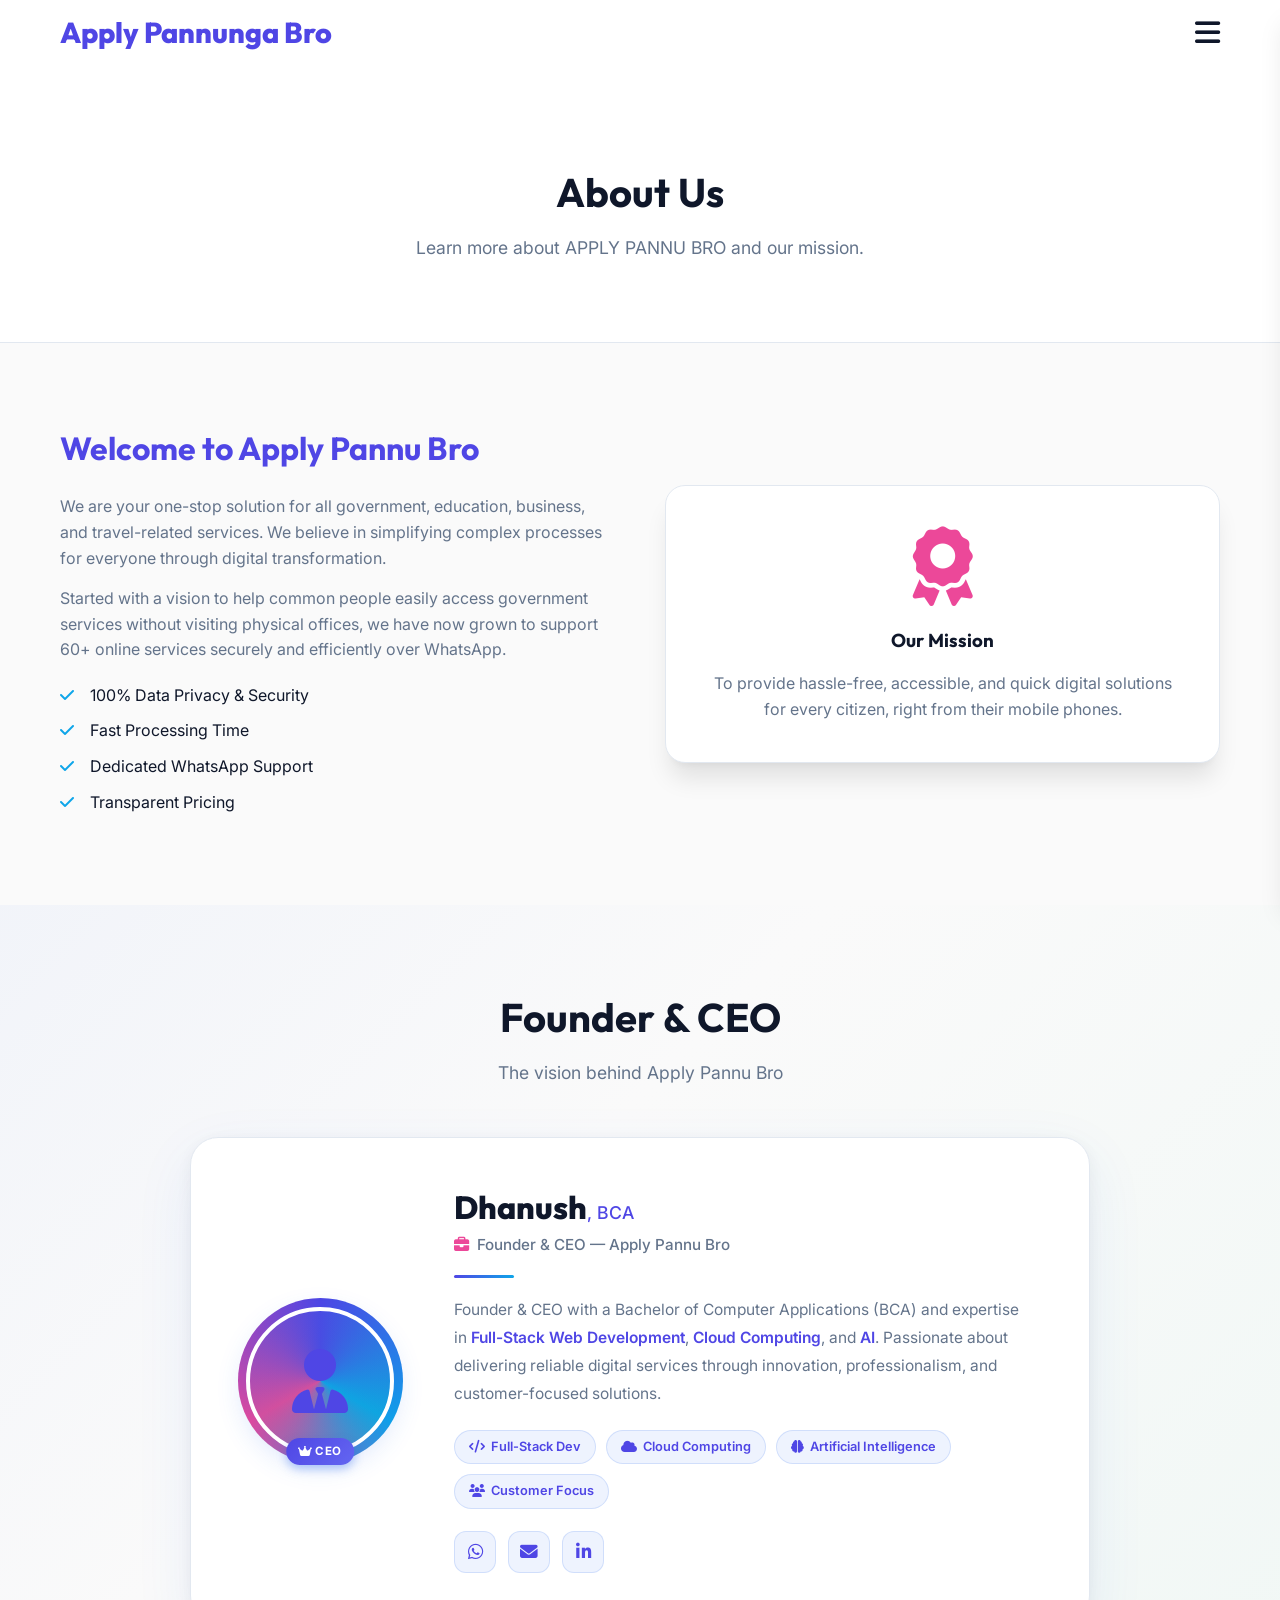
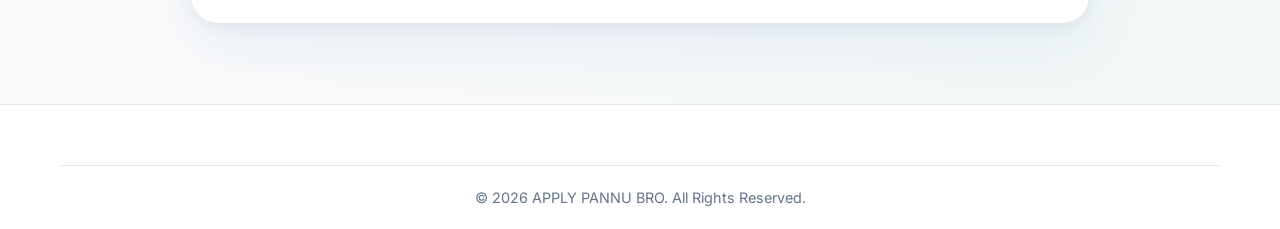
<file: apply-pannu-bro/about.html>
<!DOCTYPE html>
<html lang="en">
<head>
  <meta charset="UTF-8">
  <meta name="viewport" content="width=device-width, initial-scale=1.0">
  <title>About Us | APPLY PANNU BRO</title>
  
  <link rel="stylesheet" href="https://cdnjs.cloudflare.com/ajax/libs/font-awesome/6.4.0/css/all.min.css">
  <link rel="stylesheet" href="css/style.css">
  <link rel="stylesheet" href="css/responsive.css">
  <link rel="stylesheet" href="css/animation.css">
</head>
<body>

    <!-- Header -->
  <header>
    <div class="header-container">
      <a href="index.html" class="logo">
        <h1>Apply Pannunga Bro</h1>
      </a>
      <button id="mobile-menu-btn" class="mobile-menu-btn" aria-label="Menu">
        <i class="fa-solid fa-bars"></i>
      </button>
    </div>
  </header>

  <!-- Side Drawer Menu -->
  <div id="mobile-nav" class="mobile-nav">
    <div class="menu-top">
      <button id="theme-toggle" class="theme-toggle" aria-label="Toggle Theme">
        <i class="fa-solid fa-moon"></i> Theme
      </button>
      <button id="close-menu-btn" class="close-menu-btn" aria-label="Close Menu">
        <i class="fa-solid fa-xmark"></i>
      </button>
    </div>
    <ul>
      <li><a href="index.html">Home</a></li>
      <li><a href="services.html">Services</a></li>
      <li><a href="about.html">About</a></li>
      <li><a href="index.html#why-us">Why Choose Us</a></li>
      <li><a href="contact.html">Contact</a></li>
    </ul>
    <div class="menu-bottom">
      <a href="admin.html" class="btn btn-primary admin-btn"><i class="fa-solid fa-lock"></i> Admin Login</a>
    </div>
  </div>

  <div style="padding: 160px 0 80px; text-align: center; background: var(--surface-color); border-bottom: 1px solid var(--border-color);">
    <div class="container fade-in-up">
      <h1 class="section-title">About Us</h1>
      <p class="section-subtitle" style="margin-bottom: 0;">Learn more about APPLY PANNU BRO and our mission.</p>
    </div>
  </div>

  <section class="section-padding">
    <div class="container">
      <div style="display: grid; grid-template-columns: repeat(auto-fit, minmax(300px, 1fr)); gap: 50px; align-items: center;">
        <div class="fade-in-up delay-100">
          <h2 style="font-size: 2rem; margin-bottom: 20px; color: var(--primary-color);">Welcome to Apply Pannu Bro</h2>
          <p style="margin-bottom: 15px; color: var(--text-secondary);">We are your one-stop solution for all government, education, business, and travel-related services. We believe in simplifying complex processes for everyone through digital transformation.</p>
          <p style="margin-bottom: 20px; color: var(--text-secondary);">Started with a vision to help common people easily access government services without visiting physical offices, we have now grown to support 60+ online services securely and efficiently over WhatsApp.</p>
          <ul class="req-list">
            <li>100% Data Privacy & Security</li>
            <li>Fast Processing Time</li>
            <li>Dedicated WhatsApp Support</li>
            <li>Transparent Pricing</li>
          </ul>
        </div>
        <div class="fade-in-up delay-200" style="background: var(--surface-color); padding: 40px; border-radius: 20px; box-shadow: var(--shadow-lg); text-align: center; border: 1px solid var(--border-color);">
          <i class="fa-solid fa-award" style="font-size: 5rem; color: var(--accent-color); margin-bottom: 20px;"></i>
          <h3>Our Mission</h3>
          <p style="color: var(--text-secondary); margin-top: 15px;">To provide hassle-free, accessible, and quick digital solutions for every citizen, right from their mobile phones.</p>
        </div>
      </div>
    </div>
  </section>

  <!-- ============================================================
       FOUNDER & CEO SECTION
  ============================================================ -->
  <section id="founder-section" class="section-padding founder-section">
    <div class="container">
      <h2 class="section-title">Founder &amp; CEO</h2>
      <p class="section-subtitle">The vision behind Apply Pannu Bro</p>

      <div class="founder-card reveal-founder">
        <!-- Glow Ring + Avatar -->
        <div class="founder-avatar-wrap">
          <div class="founder-avatar-ring"></div>
          <div class="founder-avatar">
            <i class="fa-solid fa-user-tie"></i>
          </div>
          <!-- Decorative badge -->
          <span class="founder-badge"><i class="fa-solid fa-crown"></i> CEO</span>
        </div>

        <!-- Info -->
        <div class="founder-info">
          <h3 class="founder-name">Dhanush<span class="founder-degree">, BCA</span></h3>
          <p class="founder-designation">
            <i class="fa-solid fa-briefcase"></i> Founder &amp; CEO — Apply Pannu Bro
          </p>

          <div class="founder-divider"></div>

          <p class="founder-bio">
            Founder &amp; CEO with a Bachelor of Computer Applications (BCA) and expertise in
            <strong>Full-Stack Web Development</strong>, <strong>Cloud Computing</strong>, and
            <strong>AI</strong>. Passionate about delivering reliable digital services through
            innovation, professionalism, and customer-focused solutions.
          </p>

          <!-- Skills Tags -->
          <div class="founder-tags">
            <span><i class="fa-solid fa-code"></i> Full-Stack Dev</span>
            <span><i class="fa-solid fa-cloud"></i> Cloud Computing</span>
            <span><i class="fa-solid fa-brain"></i> Artificial Intelligence</span>
            <span><i class="fa-solid fa-users"></i> Customer Focus</span>
          </div>

          <!-- Social Row -->
          <div class="founder-social">
            <a href="https://wa.me/918525041700" target="_blank" title="WhatsApp" class="dynamic-whatsapp-link">
              <i class="fa-brands fa-whatsapp"></i>
            </a>
            <a href="mailto:applypannubro@gmail.com" title="Email" class="dynamic-email-link">
              <i class="fa-solid fa-envelope"></i>
            </a>
            <a href="#" title="LinkedIn">
              <i class="fa-brands fa-linkedin-in"></i>
            </a>
          </div>
        </div>
      </div>
    </div>
  </section>

  <!-- Founder Section Styles (scoped inline for portability) -->
  <style>
    /* ---- Section Wrapper ---- */
    .founder-section {
      background: linear-gradient(
        135deg,
        rgba(37, 99, 235, 0.04) 0%,
        var(--bg-color) 40%,
        rgba(16, 185, 129, 0.04) 100%
      );
    }

    /* ---- Card ---- */
    .founder-card {
      display: flex;
      align-items: center;
      gap: 60px;
      max-width: 900px;
      margin: 0 auto;
      background: var(--surface-color);
      border: 1px solid var(--border-color);
      border-radius: 28px;
      padding: 50px 55px;
      box-shadow: 0 20px 60px rgba(37, 99, 235, 0.08), 0 4px 20px rgba(0,0,0,0.06);
      transition: transform 0.4s ease, box-shadow 0.4s ease;

      /* Scroll-reveal initial state */
      opacity: 0;
      transform: translateY(50px);
    }

    .founder-card.is-visible {
      opacity: 1;
      transform: translateY(0);
      transition: opacity 0.8s ease, transform 0.8s ease, box-shadow 0.4s ease;
    }

    .founder-card:hover {
      transform: translateY(-6px);
      box-shadow: 0 30px 80px rgba(37, 99, 235, 0.12), 0 8px 30px rgba(0,0,0,0.08);
    }

    /* ---- Avatar ---- */
    .founder-avatar-wrap {
      position: relative;
      flex-shrink: 0;
      display: flex;
      align-items: center;
      justify-content: center;
    }

    .founder-avatar-ring {
      position: absolute;
      width: 165px;
      height: 165px;
      border-radius: 50%;
      background: conic-gradient(
        var(--primary-color) 0deg,
        var(--secondary-color) 120deg,
        var(--accent-color) 240deg,
        var(--primary-color) 360deg
      );
      animation: ring-spin 8s linear infinite;
      z-index: 0;
    }

    @keyframes ring-spin {
      to { transform: rotate(360deg); }
    }

    .founder-avatar {
      position: relative;
      z-index: 1;
      width: 148px;
      height: 148px;
      border-radius: 50%;
      background: linear-gradient(135deg, rgba(37,99,235,0.15), rgba(16,185,129,0.1));
      border: 4px solid var(--surface-color);
      display: flex;
      align-items: center;
      justify-content: center;
      font-size: 4rem;
      color: var(--primary-color);
      box-shadow: 0 8px 30px rgba(37,99,235,0.2);
    }

    .founder-badge {
      position: absolute;
      bottom: -10px;
      left: 50%;
      transform: translateX(-50%);
      background: linear-gradient(135deg, var(--primary-color), #6366f1);
      color: #fff;
      font-size: 0.72rem;
      font-weight: 700;
      padding: 4px 12px;
      border-radius: 50px;
      white-space: nowrap;
      letter-spacing: 0.5px;
      z-index: 2;
      box-shadow: 0 4px 10px rgba(37,99,235,0.35);
    }

    /* ---- Info ---- */
    .founder-info {
      flex: 1;
    }

    .founder-name {
      font-size: 2rem;
      font-weight: 800;
      color: var(--text-primary);
      margin-bottom: 6px;
      line-height: 1.2;
    }

    .founder-degree {
      font-size: 1.1rem;
      font-weight: 500;
      color: var(--primary-color);
    }

    .founder-designation {
      color: var(--text-secondary);
      font-size: 0.95rem;
      font-weight: 500;
      margin-bottom: 18px;
      display: flex;
      align-items: center;
      gap: 8px;
    }

    .founder-designation i {
      color: var(--accent-color);
    }

    .founder-divider {
      width: 60px;
      height: 3px;
      background: linear-gradient(90deg, var(--primary-color), var(--secondary-color));
      border-radius: 3px;
      margin-bottom: 18px;
    }

    .founder-bio {
      color: var(--text-secondary);
      line-height: 1.8;
      font-size: 0.97rem;
      margin-bottom: 22px;
    }

    .founder-bio strong {
      color: var(--primary-color);
      font-weight: 600;
    }

    /* ---- Skill Tags ---- */
    .founder-tags {
      display: flex;
      flex-wrap: wrap;
      gap: 10px;
      margin-bottom: 22px;
    }

    .founder-tags span {
      display: inline-flex;
      align-items: center;
      gap: 6px;
      background: rgba(37, 99, 235, 0.08);
      color: var(--primary-color);
      font-size: 0.8rem;
      font-weight: 600;
      padding: 6px 14px;
      border-radius: 50px;
      border: 1px solid rgba(37, 99, 235, 0.15);
      transition: all 0.3s;
    }

    .founder-tags span:hover {
      background: var(--primary-color);
      color: #fff;
      border-color: var(--primary-color);
      transform: translateY(-2px);
    }

    /* ---- Social Links ---- */
    .founder-social {
      display: flex;
      gap: 12px;
    }

    .founder-social a {
      width: 42px;
      height: 42px;
      border-radius: 12px;
      display: flex;
      align-items: center;
      justify-content: center;
      background: rgba(37, 99, 235, 0.08);
      color: var(--primary-color);
      font-size: 1.1rem;
      border: 1px solid rgba(37, 99, 235, 0.15);
      transition: all 0.3s;
    }

    .founder-social a:hover {
      background: var(--primary-color);
      color: #fff;
      transform: translateY(-3px);
      box-shadow: 0 8px 20px rgba(37, 99, 235, 0.3);
    }

    /* ---- Responsive ---- */
    @media (max-width: 768px) {
      .founder-card {
        flex-direction: column;
        text-align: center;
        padding: 40px 25px;
        gap: 35px;
      }

      .founder-designation {
        justify-content: center;
      }

      .founder-divider {
        margin: 0 auto 18px;
      }

      .founder-tags {
        justify-content: center;
      }

      .founder-social {
        justify-content: center;
      }

      .founder-name {
        font-size: 1.6rem;
      }
    }

    @media (max-width: 480px) {
      .founder-avatar-ring { width: 130px; height: 130px; }
      .founder-avatar      { width: 116px; height: 116px; font-size: 3rem; }
      .founder-name        { font-size: 1.4rem; }
    }
  </style>

  <footer>
    <div class="container">
      <div class="copyright">
        <p>&copy; <span id="current-year"></span> APPLY PANNU BRO. All Rights Reserved.</p>
      </div>
    </div>
  </footer>

  <script src="js/main.js"></script>
  <script>
    // Intersection Observer — triggers .is-visible when card enters viewport
    (function () {
      const card = document.querySelector('.reveal-founder');
      if (!card) return;
      const observer = new IntersectionObserver(
        (entries) => {
          entries.forEach(entry => {
            if (entry.isIntersecting) {
              card.classList.add('is-visible');
              observer.unobserve(card);
            }
          });
        },
        { threshold: 0.15 }
      );
      observer.observe(card);
    })();
  </script>
</body>
</html>
</file>
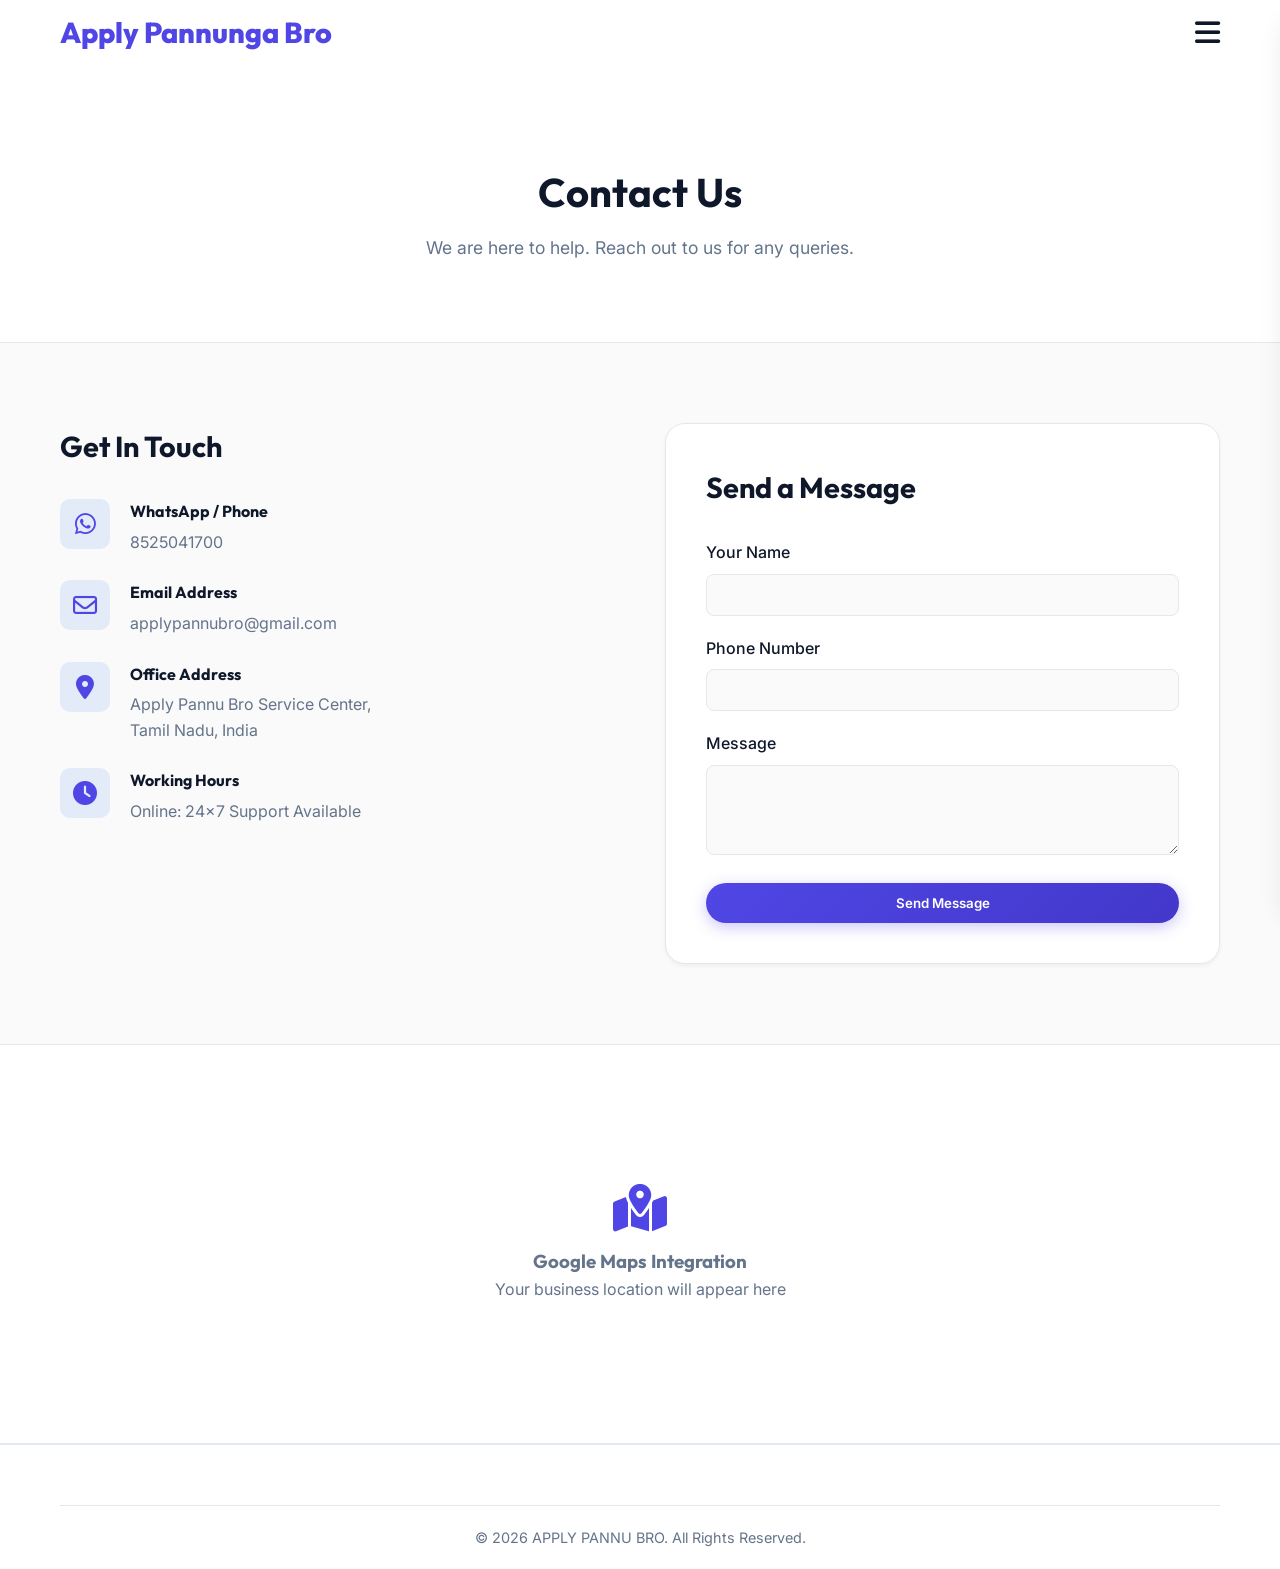
<file: apply-pannu-bro/contact.html>
<!DOCTYPE html>
<html lang="en">
<head>
  <meta charset="UTF-8">
  <meta name="viewport" content="width=device-width, initial-scale=1.0">
  <title>Contact Us | APPLY PANNU BRO</title>
  
  <link rel="stylesheet" href="https://cdnjs.cloudflare.com/ajax/libs/font-awesome/6.4.0/css/all.min.css">
  <link rel="stylesheet" href="css/style.css">
  <link rel="stylesheet" href="css/responsive.css">
  <link rel="stylesheet" href="css/animation.css">
</head>
<body>

    <!-- Header -->
  <header>
    <div class="header-container">
      <a href="index.html" class="logo">
        <h1>Apply Pannunga Bro</h1>
      </a>
      <button id="mobile-menu-btn" class="mobile-menu-btn" aria-label="Menu">
        <i class="fa-solid fa-bars"></i>
      </button>
    </div>
  </header>

  <!-- Side Drawer Menu -->
  <div id="mobile-nav" class="mobile-nav">
    <div class="menu-top">
      <button id="theme-toggle" class="theme-toggle" aria-label="Toggle Theme">
        <i class="fa-solid fa-moon"></i> Theme
      </button>
      <button id="close-menu-btn" class="close-menu-btn" aria-label="Close Menu">
        <i class="fa-solid fa-xmark"></i>
      </button>
    </div>
    <ul>
      <li><a href="index.html">Home</a></li>
      <li><a href="services.html">Services</a></li>
      <li><a href="about.html">About</a></li>
      <li><a href="index.html#why-us">Why Choose Us</a></li>
      <li><a href="contact.html">Contact</a></li>
    </ul>
    <div class="menu-bottom">
      <a href="admin.html" class="btn btn-primary admin-btn"><i class="fa-solid fa-lock"></i> Admin Login</a>
    </div>
  </div>

  <div style="padding: 160px 0 80px; text-align: center; background: var(--surface-color); border-bottom: 1px solid var(--border-color);">
    <div class="container fade-in-up">
      <h1 class="section-title">Contact Us</h1>
      <p class="section-subtitle" style="margin-bottom: 0;">We are here to help. Reach out to us for any queries.</p>
    </div>
  </div>

  <section class="section-padding">
    <div class="container">
      <div style="display: grid; grid-template-columns: repeat(auto-fit, minmax(350px, 1fr)); gap: 50px;">
        
        <!-- Contact Info -->
        <div class="fade-in-up delay-100">
          <h2 style="font-size: 1.8rem; margin-bottom: 30px;">Get In Touch</h2>
          
          <div style="display: flex; gap: 20px; margin-bottom: 25px;">
            <div style="width: 50px; height: 50px; border-radius: 10px; background: rgba(37,99,235,0.1); color: var(--primary-color); display: flex; align-items: center; justify-content: center; font-size: 1.5rem;">
              <i class="fa-brands fa-whatsapp"></i>
            </div>
            <div>
              <h4 style="margin-bottom: 5px;">WhatsApp / Phone</h4>
              <p style="color: var(--text-secondary);"><a href="https://wa.me/918525041700" target="_blank" class="dynamic-whatsapp-link"><span class="dynamic-whatsapp-text">8525041700</span></a></p>
            </div>
          </div>
          
          <div style="display: flex; gap: 20px; margin-bottom: 25px;">
            <div style="width: 50px; height: 50px; border-radius: 10px; background: rgba(37,99,235,0.1); color: var(--primary-color); display: flex; align-items: center; justify-content: center; font-size: 1.5rem;">
              <i class="fa-regular fa-envelope"></i>
            </div>
            <div>
              <h4 style="margin-bottom: 5px;">Email Address</h4>
              <p style="color: var(--text-secondary);"><a href="mailto:applypannubro@gmail.com" class="dynamic-email-link"><span class="dynamic-email-text">applypannubro@gmail.com</span></a></p>
            </div>
          </div>

          <div style="display: flex; gap: 20px; margin-bottom: 25px;">
            <div style="width: 50px; height: 50px; border-radius: 10px; background: rgba(37,99,235,0.1); color: var(--primary-color); display: flex; align-items: center; justify-content: center; font-size: 1.5rem;">
              <i class="fa-solid fa-location-dot"></i>
            </div>
            <div>
              <h4 style="margin-bottom: 5px;">Office Address</h4>
              <p style="color: var(--text-secondary);">Apply Pannu Bro Service Center,<br>Tamil Nadu, India</p>
            </div>
          </div>
          
          <div style="display: flex; gap: 20px;">
            <div style="width: 50px; height: 50px; border-radius: 10px; background: rgba(37,99,235,0.1); color: var(--primary-color); display: flex; align-items: center; justify-content: center; font-size: 1.5rem;">
              <i class="fa-solid fa-clock"></i>
            </div>
            <div>
              <h4 style="margin-bottom: 5px;">Working Hours</h4>
              <p style="color: var(--text-secondary);">Online: 24x7 Support Available</p>
            </div>
          </div>
        </div>
        
        <!-- Contact Form -->
        <div class="fade-in-up delay-200" style="background: var(--surface-color); padding: 40px; border-radius: 20px; box-shadow: var(--shadow-sm); border: 1px solid var(--border-color);">
          <h2 style="font-size: 1.8rem; margin-bottom: 30px;">Send a Message</h2>
          <form onsubmit="event.preventDefault(); alert('Message Sent Successfully! We will contact you soon.'); this.reset();">
            <div style="margin-bottom: 20px;">
              <label style="display: block; margin-bottom: 8px; font-weight: 500;">Your Name</label>
              <input type="text" required style="width: 100%; padding: 12px 15px; border-radius: 8px; border: 1px solid var(--border-color); background: var(--bg-color); color: var(--text-primary); outline: none;">
            </div>
            <div style="margin-bottom: 20px;">
              <label style="display: block; margin-bottom: 8px; font-weight: 500;">Phone Number</label>
              <input type="tel" required style="width: 100%; padding: 12px 15px; border-radius: 8px; border: 1px solid var(--border-color); background: var(--bg-color); color: var(--text-primary); outline: none;">
            </div>
            <div style="margin-bottom: 20px;">
              <label style="display: block; margin-bottom: 8px; font-weight: 500;">Message</label>
              <textarea rows="4" required style="width: 100%; padding: 12px 15px; border-radius: 8px; border: 1px solid var(--border-color); background: var(--bg-color); color: var(--text-primary); outline: none;"></textarea>
            </div>
            <button type="submit" class="btn btn-primary" style="width: 100%;">Send Message</button>
          </form>
        </div>
        
      </div>
    </div>
  </section>

  <!-- Google Map Embed Placeholder -->
  <section>
    <div style="width: 100%; height: 400px; background: var(--surface-color); border-top: 1px solid var(--border-color); border-bottom: 1px solid var(--border-color); display: flex; align-items: center; justify-content: center; color: var(--text-secondary);">
      <!-- Actual google map iframe can be placed here -->
      <div style="text-align: center;">
        <i class="fa-solid fa-map-location-dot" style="font-size: 3rem; margin-bottom: 15px; color: var(--primary-color);"></i>
        <h3>Google Maps Integration</h3>
        <p>Your business location will appear here</p>
      </div>
    </div>
  </section>

  <footer>
    <div class="container">
      <div class="copyright">
        <p>&copy; <span id="current-year"></span> APPLY PANNU BRO. All Rights Reserved.</p>
      </div>
    </div>
  </footer>

  <script src="js/main.js"></script>
</body>
</html>
</file>
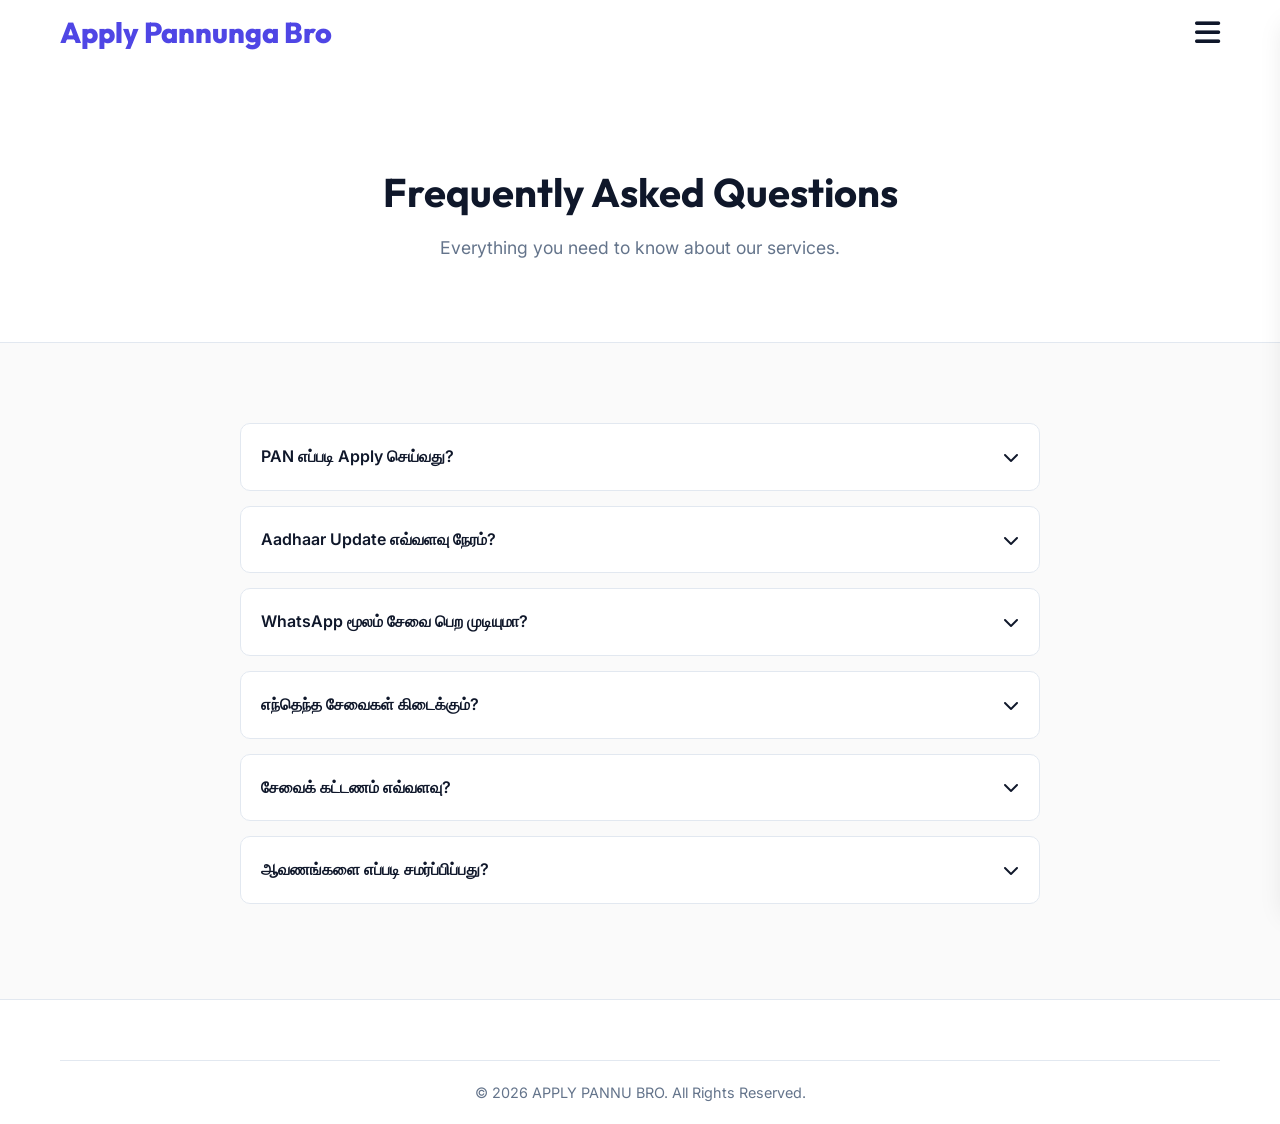
<file: apply-pannu-bro/faq.html>
<!DOCTYPE html>
<html lang="en">
<head>
  <meta charset="UTF-8">
  <meta name="viewport" content="width=device-width, initial-scale=1.0">
  <title>FAQ | APPLY PANNU BRO</title>
  
  <link rel="stylesheet" href="https://cdnjs.cloudflare.com/ajax/libs/font-awesome/6.4.0/css/all.min.css">
  <link rel="stylesheet" href="css/style.css">
  <link rel="stylesheet" href="css/responsive.css">
  <link rel="stylesheet" href="css/animation.css">
</head>
<body>

    <!-- Header -->
  <header>
    <div class="header-container">
      <a href="index.html" class="logo">
        <h1>Apply Pannunga Bro</h1>
      </a>
      <button id="mobile-menu-btn" class="mobile-menu-btn" aria-label="Menu">
        <i class="fa-solid fa-bars"></i>
      </button>
    </div>
  </header>

  <!-- Side Drawer Menu -->
  <div id="mobile-nav" class="mobile-nav">
    <div class="menu-top">
      <button id="theme-toggle" class="theme-toggle" aria-label="Toggle Theme">
        <i class="fa-solid fa-moon"></i> Theme
      </button>
      <button id="close-menu-btn" class="close-menu-btn" aria-label="Close Menu">
        <i class="fa-solid fa-xmark"></i>
      </button>
    </div>
    <ul>
      <li><a href="index.html">Home</a></li>
      <li><a href="services.html">Services</a></li>
      <li><a href="about.html">About</a></li>
      <li><a href="index.html#why-us">Why Choose Us</a></li>
      <li><a href="contact.html">Contact</a></li>
    </ul>
    <div class="menu-bottom">
      <a href="admin.html" class="btn btn-primary admin-btn"><i class="fa-solid fa-lock"></i> Admin Login</a>
    </div>
  </div>

  <div style="padding: 160px 0 80px; text-align: center; background: var(--surface-color); border-bottom: 1px solid var(--border-color);">
    <div class="container fade-in-up">
      <h1 class="section-title">Frequently Asked Questions</h1>
      <p class="section-subtitle" style="margin-bottom: 0;">Everything you need to know about our services.</p>
    </div>
  </div>

  <section class="section-padding">
    <div class="container fade-in-up delay-100">
      <div class="faq-list">
        <div class="faq-item">
          <div class="faq-question">PAN எப்படி Apply செய்வது? <i class="fa-solid fa-chevron-down"></i></div>
          <div class="faq-answer">
            <p>உங்கள் ஆதார் அட்டை மற்றும் புகைப்படம் இருந்தால் போதும். நாங்கள் ஆன்லைனில் விண்ணப்பித்து தருவோம்.</p>
          </div>
        </div>
        <div class="faq-item">
          <div class="faq-question">Aadhaar Update எவ்வளவு நேரம்? <i class="fa-solid fa-chevron-down"></i></div>
          <div class="faq-answer">
            <p>விண்ணப்பித்த 3 முதல் 7 நாட்களுக்குள் மாற்றம் செய்யப்படும்.</p>
          </div>
        </div>
        <div class="faq-item">
          <div class="faq-question">WhatsApp மூலம் சேவை பெற முடியுமா? <i class="fa-solid fa-chevron-down"></i></div>
          <div class="faq-answer">
            <p>ஆம், உங்கள் ஆவணங்களை WhatsApp மூலம் அனுப்பி சேவைகளை பெற்றுக்கொள்ளலாம்.</p>
          </div>
        </div>
        <div class="faq-item">
          <div class="faq-question">எந்தெந்த சேவைகள் கிடைக்கும்? <i class="fa-solid fa-chevron-down"></i></div>
          <div class="faq-answer">
            <p>PAN Card, Aadhaar, Voter ID, Passport, Driving Licence, GST Registration, FSSAI, Income Tax Filing மற்றும் 60+ சேவைகள் கிடைக்கும்.</p>
          </div>
        </div>
        <div class="faq-item">
          <div class="faq-question">சேவைக் கட்டணம் எவ்வளவு? <i class="fa-solid fa-chevron-down"></i></div>
          <div class="faq-answer">
            <p>ஒவ்வொரு சேவைக்கும் தனித்தனி கட்டணம் உள்ளது. Services பக்கத்தில் அனைத்து கட்டண விவரங்களையும் பார்க்கலாம்.</p>
          </div>
        </div>
        <div class="faq-item">
          <div class="faq-question">ஆவணங்களை எப்படி சமர்ப்பிப்பது? <i class="fa-solid fa-chevron-down"></i></div>
          <div class="faq-answer">
            <p>WhatsApp-ல் தேவையான ஆவணங்களின் படங்களை அனுப்பினால் போதும். எங்கள் குழு உங்களுக்கு உதவும்.</p>
          </div>
        </div>
      </div>
    </div>
  </section>

  <footer>
    <div class="container">
      <div class="copyright">
        <p>&copy; <span id="current-year"></span> APPLY PANNU BRO. All Rights Reserved.</p>
      </div>
    </div>
  </footer>

  <script src="js/main.js"></script>
</body>
</html>
</file>
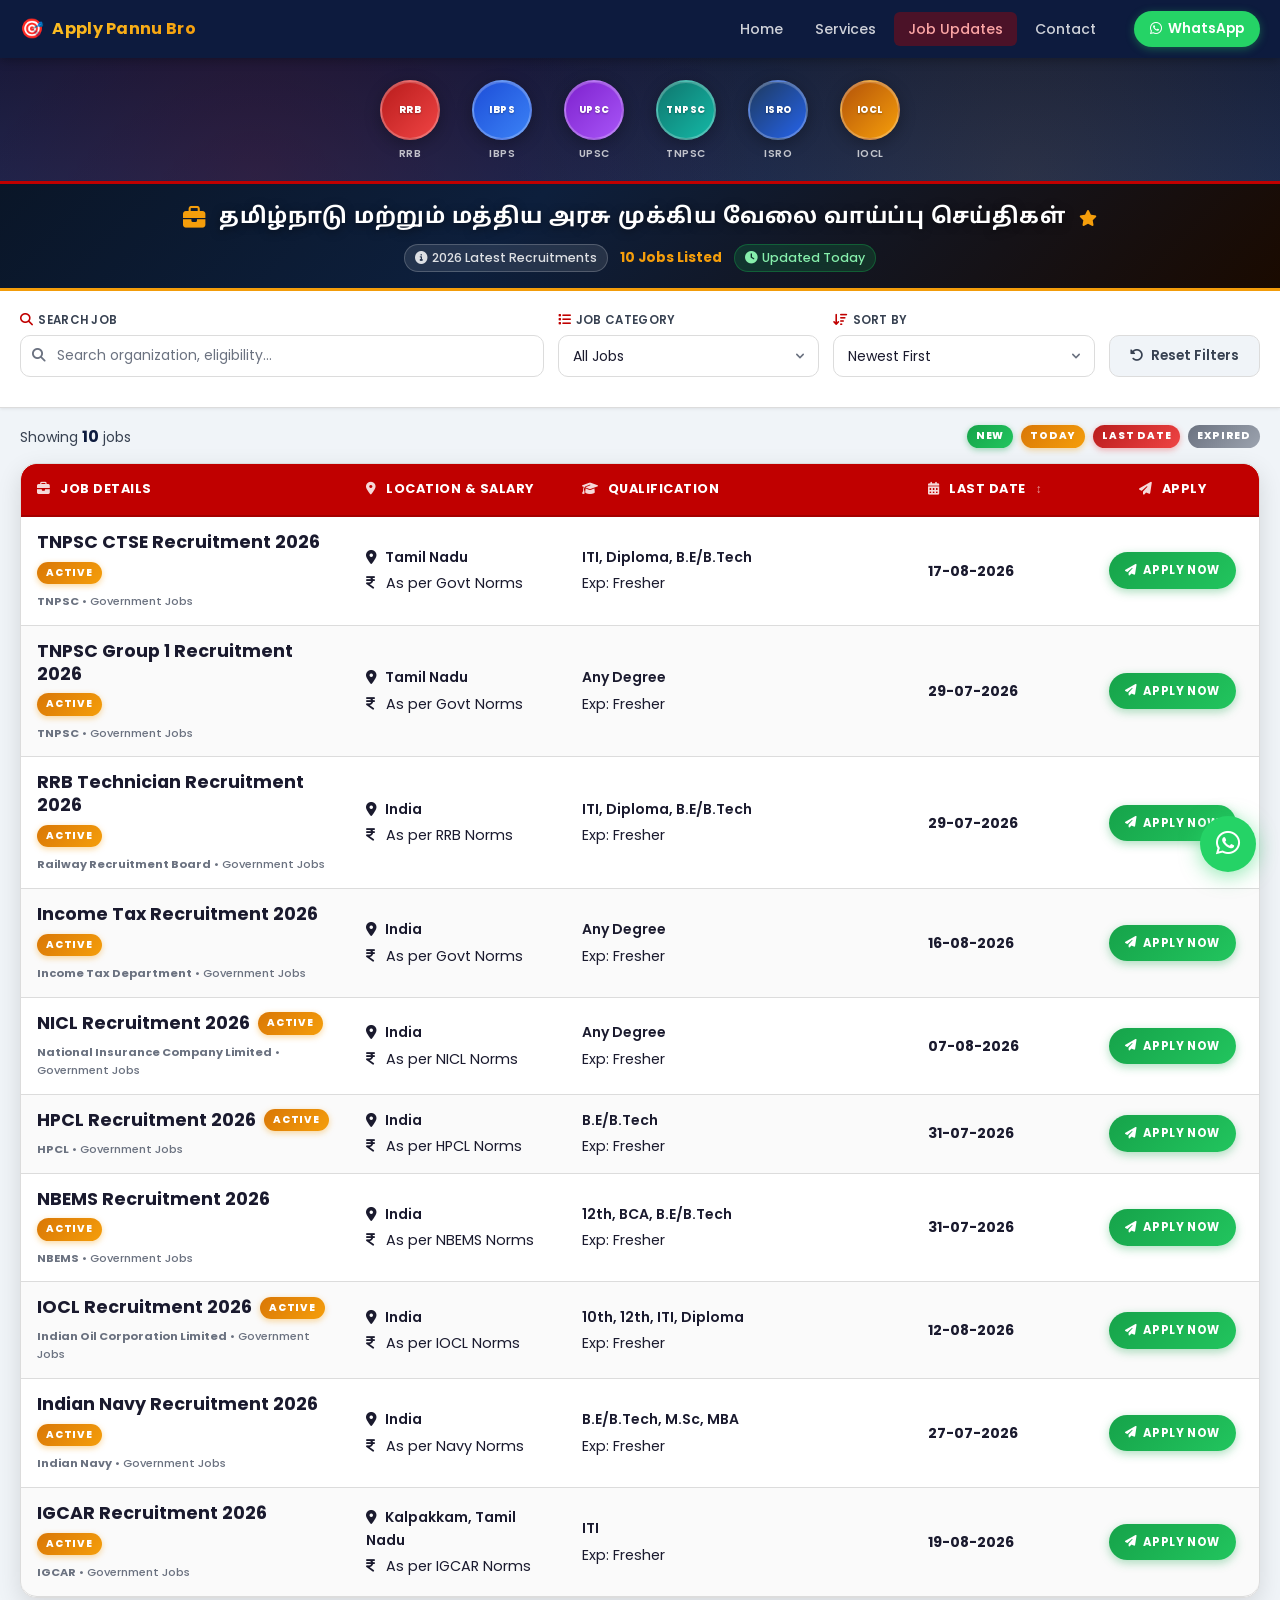
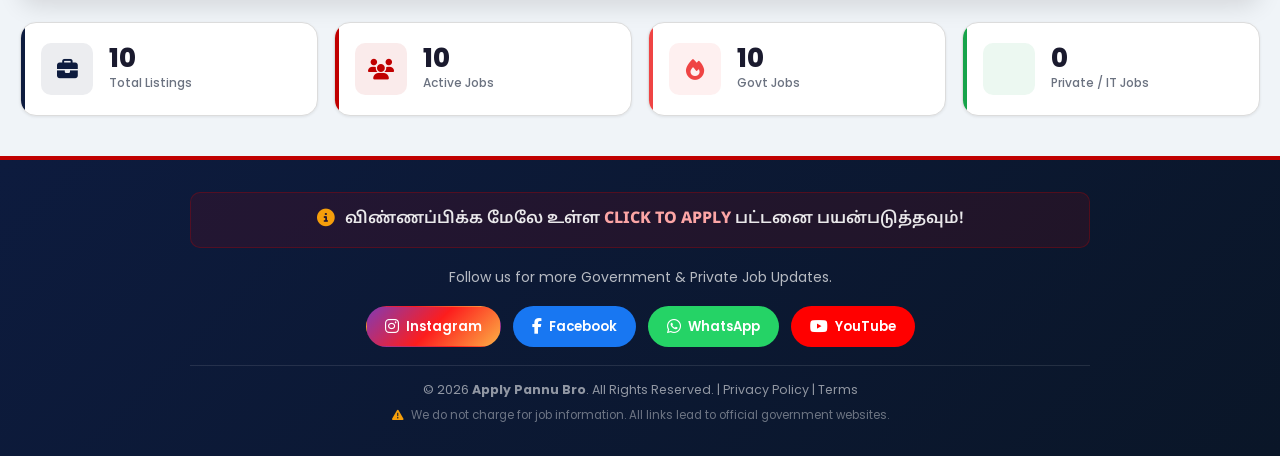
<file: apply-pannu-bro/job-updates.html>
<!DOCTYPE html>
<html lang="ta-IN">

<head>
  <!-- ============================================================
       Government Job Updates Page - Apply Pannu Bro
       Tamil Nadu & Central Government Job Updates
       ============================================================ -->
  <meta charset="UTF-8">
  <meta name="viewport" content="width=device-width, initial-scale=1.0">

  <!-- SEO Meta Tags -->
  <title>Government Job Updates 2026 | தமிழ்நாடு & மத்திய அரசு வேலை வாய்ப்பு | Apply Pannu Bro</title>
  <meta name="description"
    content="Latest Tamil Nadu and Central Government job updates 2026. Find RRB, IBPS, UPSC, TNPSC and more recruitment notifications with vacancy details, eligibility, and last dates.">
  <meta name="keywords"
    content="government jobs 2026, Tamil Nadu jobs, RRB recruitment, IBPS PO, UPSC, TNPSC Group 1, Indian Navy, ISRO jobs, tamilnadu job updates">
  <meta name="robots" content="index, follow">
  <meta name="author" content="Apply Pannu Bro">

  <!-- Open Graph -->
  <meta property="og:title" content="Government Job Updates 2026 | Apply Pannu Bro">
  <meta property="og:description"
    content="Latest Tamil Nadu and Central Government job updates 2026 with RRB, IBPS, UPSC and more.">
  <meta property="og:type" content="website">

  <!-- Google Fonts: Poppins + Noto Sans Tamil -->
  <link rel="preconnect" href="https://fonts.googleapis.com">
  <link rel="preconnect" href="https://fonts.gstatic.com" crossorigin>
  <link
    href="https://fonts.googleapis.com/css2?family=Poppins:wght@300;400;500;600;700;800&family=Noto+Sans+Tamil:wght@400;600;700&display=swap"
    rel="stylesheet">

  <!-- Font Awesome Icons -->
  <link rel="stylesheet" href="https://cdnjs.cloudflare.com/ajax/libs/font-awesome/6.4.0/css/all.min.css">

  <!-- Page-specific Stylesheet -->
  <link rel="stylesheet" href="css/job-updates.css">
</head>

<body>

  <!-- ============================================================
       STICKY TOP NAV BAR
       ============================================================ -->
  <nav class="top-nav" id="topNav" aria-label="Site Navigation">
    <div class="nav-inner">
      <a href="index.html" class="nav-logo" aria-label="Apply Pannu Bro Home">
        <span class="nav-logo-icon">🎯</span>
        <span class="nav-logo-text">Apply Pannu Bro</span>
      </a>
      <div class="nav-links">
        <a href="index.html">Home</a>
        <a href="services.html">Services</a>
        <a href="job-updates.html" class="active">Job Updates</a>
        <a href="contact.html">Contact</a>
      </div>
      <a href="https://wa.me/918525041700" target="_blank" rel="noopener" class="nav-whatsapp"
        aria-label="WhatsApp us">
        <i class="fa-brands fa-whatsapp"></i> WhatsApp
      </a>
    </div>
  </nav>

  <!-- ============================================================
       HEADER SECTION - Logos + Tamil Title
       ============================================================ -->
  <header class="page-header" role="banner">

    <!-- Organisation Logos Row -->
    <div class="header-logos" aria-label="Featured Organisation Logos">
      <div class="logo-item" title="Railway Recruitment Board">
        <div class="logo-circle logo-rrb">
          <span class="logo-letter">RRB</span>
        </div>
        <span class="logo-name">RRB</span>
      </div>
      <div class="logo-item" title="Institute of Banking Personnel Selection">
        <div class="logo-circle logo-ibps">
          <span class="logo-letter">IBPS</span>
        </div>
        <span class="logo-name">IBPS</span>
      </div>
      <div class="logo-item" title="Union Public Service Commission">
        <div class="logo-circle logo-upsc">
          <span class="logo-letter">UPSC</span>
        </div>
        <span class="logo-name">UPSC</span>
      </div>
      <div class="logo-item" title="Tamil Nadu Public Service Commission">
        <div class="logo-circle logo-tnpsc">
          <span class="logo-letter">TNPSC</span>
        </div>
        <span class="logo-name">TNPSC</span>
      </div>
      <div class="logo-item" title="Indian Space Research Organisation">
        <div class="logo-circle logo-isro">
          <span class="logo-letter">ISRO</span>
        </div>
        <span class="logo-name">ISRO</span>
      </div>
      <div class="logo-item" title="Indian Oil Corporation Limited">
        <div class="logo-circle logo-iocl">
          <span class="logo-letter">IOCL</span>
        </div>
        <span class="logo-name">IOCL</span>
      </div>
    </div>

    <!-- Dark Navy Title Banner -->
    <div class="header-title-banner" role="heading" aria-level="1">
      <div class="title-marquee-wrap">
        <!-- Animated scrolling ticker for mobile-feel -->
        <div class="title-content">
          <i class="fa-solid fa-briefcase title-icon" aria-hidden="true"></i>
          <h1 class="main-title">
            தமிழ்நாடு மற்றும் மத்திய அரசு முக்கிய வேலை வாய்ப்பு செய்திகள்
          </h1>
          <i class="fa-solid fa-star title-icon-right" aria-hidden="true"></i>
        </div>
        <p class="header-subtitle">
          <span class="subtitle-badge">
            <i class="fa-solid fa-circle-info"></i> 2026 Latest Recruitments
          </span>
          <span class="subtitle-count" id="totalJobsCount">17 Jobs Listed</span>
          <span class="subtitle-badge updated">
            <i class="fa-solid fa-clock"></i> Updated Today
          </span>
        </p>
      </div>
    </div>

  </header>

  <!-- ============================================================
       MAIN CONTENT
       ============================================================ -->
  <main id="main-content">

    <!-- ============================================================
         FILTER & SEARCH TOOLBAR
         ============================================================ -->
    <section class="filter-section" aria-label="Search and Filter Jobs">
      <div class="filter-container">

        <!-- Search Input -->
        <div class="filter-group search-group">
          <label for="searchInput" class="filter-label">
            <i class="fa-solid fa-magnifying-glass"></i> Search Job
          </label>
          <div class="search-input-wrap">
            <i class="fa-solid fa-search search-icon" aria-hidden="true"></i>
            <input
              type="text"
              id="searchInput"
              class="filter-input search-input"
              placeholder="Search organization, eligibility..."
              aria-label="Search jobs by keyword"
              autocomplete="off">
            <button class="clear-search" id="clearSearch" aria-label="Clear search" title="Clear">
              <i class="fa-solid fa-xmark"></i>
            </button>
          </div>
        </div>

        <!-- Category Filter -->
        <div class="filter-group">
          <label for="categoryFilter" class="filter-label">
            <i class="fa-solid fa-list"></i> Job Category
          </label>
          <select id="categoryFilter" class="filter-select" aria-label="Filter by job category">
            <option value="">All Jobs</option>
            <option value="Government Jobs">Government Jobs</option>
            <option value="Private Jobs">Private Jobs</option>
            <option value="IT Jobs">IT Jobs</option>
            <option value="Work From Home">Work From Home</option>
          </select>
        </div>

        <!-- Sort by -->
        <div class="filter-group">
          <label for="sortJobs" class="filter-label">
            <i class="fa-solid fa-sort-amount-down"></i> Sort by
          </label>
          <select id="sortJobs" class="filter-select" aria-label="Sort jobs">
            <option value="newest">Newest First</option>
            <option value="date-near">Last Date: Nearest First</option>
          </select>
        </div>

        <!-- Reset Button -->
        <div class="filter-group reset-group">
          <button id="resetFilters" class="btn-reset" aria-label="Reset all filters">
            <i class="fa-solid fa-rotate-left"></i> Reset Filters
          </button>
        </div>

      </div>

      <!-- Active filter pills display area -->
      <div class="active-filters" id="activeFilters" aria-live="polite"></div>

    </section>

    <!-- ============================================================
         RESULTS COUNT BAR
         ============================================================ -->
    <div class="results-bar" aria-live="polite">
      <span id="resultsCount" class="results-count">Showing <strong>17</strong> jobs</span>
      <div class="badge-legend">
        <span class="badge badge-new">NEW</span>
        <span class="badge badge-today">TODAY</span>
        <span class="badge badge-lastdate">LAST DATE</span>
        <span class="badge badge-expired">EXPIRED</span>
      </div>
    </div>

    <!-- ============================================================
         JOB TABLE SECTION
         ============================================================ -->
    <section class="table-section" aria-label="Government Job Listings">
      <div class="table-wrapper" id="tableWrapper">
        <table class="jobs-table" id="jobsTable" role="table" aria-label="Government recruitment table">
          <thead>
            <tr role="row">
              <th scope="col" class="th-job">
                <i class="fa-solid fa-briefcase" aria-hidden="true"></i>
                Job Details
              </th>
              <th scope="col" class="th-location">
                <i class="fa-solid fa-location-dot" aria-hidden="true"></i>
                Location & Salary
              </th>
              <th scope="col" class="th-eligibility">
                <i class="fa-solid fa-graduation-cap" aria-hidden="true"></i>
                Qualification
              </th>
              <th scope="col" class="th-date sortable" data-sort="date" tabindex="0"
                aria-sort="none" title="Click to sort by last date">
                <i class="fa-solid fa-calendar-days" aria-hidden="true"></i>
                Last Date
                <span class="sort-arrow">↕</span>
              </th>
              <th scope="col" class="th-apply">
                <i class="fa-solid fa-paper-plane" aria-hidden="true"></i>
                Apply
              </th>
            </tr>
          </thead>
          <tbody id="jobsTableBody">
            <!-- Rows injected by script.js -->
            <tr class="loading-row">
              <td colspan="5">
                <div class="table-loader">
                  <div class="loader-spinner"></div>
                  <span>Loading job updates...</span>
                </div>
              </td>
            </tr>
          </tbody>
        </table>
      </div>

      <!-- No Results Message -->
      <div class="no-results" id="noResults" hidden aria-live="assertive">
        <div class="no-results-icon">🔍</div>
        <h3>No Jobs Found</h3>
        <p>Try adjusting your filters or search term.</p>
        <button class="btn-reset" onclick="document.getElementById('resetFilters').click()">
          <i class="fa-solid fa-rotate-left"></i> Reset Filters
        </button>
      </div>

    </section>

    <!-- ============================================================
         STICKY MOBILE APPLY BUTTON (shown on small screens)
         ============================================================ -->
    <div class="sticky-apply-bar" id="stickyApplyBar" aria-hidden="true">
      <span class="sticky-text">📋 Find your dream job above!</span>
      <a href="#jobsTable" class="sticky-btn">
        <i class="fa-solid fa-arrow-up"></i> View Jobs
      </a>
    </div>

    <!-- ============================================================
         INFO CARDS - Quick Stats
         ============================================================ -->
    <section class="stats-section" aria-label="Recruitment Statistics">
      <div class="stats-grid">
        <div class="stat-card stat-total">
          <div class="stat-icon"><i class="fa-solid fa-briefcase"></i></div>
          <div class="stat-info">
            <span class="stat-number" id="statTotal">17</span>
            <span class="stat-label">Total Listings</span>
          </div>
        </div>
        <div class="stat-card stat-vacancies">
          <div class="stat-icon"><i class="fa-solid fa-users"></i></div>
          <div class="stat-info">
            <span class="stat-number" id="statVacancies">18,951</span>
            <span class="stat-label">Total Vacancies</span>
          </div>
        </div>
        <div class="stat-card stat-urgent">
          <div class="stat-icon"><i class="fa-solid fa-fire"></i></div>
          <div class="stat-info">
            <span class="stat-number" id="statUrgent">3</span>
            <span class="stat-label">Closing Soon</span>
          </div>
        </div>
        <div class="stat-card stat-new">
          <div class="stat-icon"><i class="fa-solid fa-sparkles"></i></div>
          <div class="stat-info">
            <span class="stat-number" id="statNew">12</span>
            <span class="stat-label">New This Week</span>
          </div>
        </div>
      </div>
    </section>

  </main>

  <!-- ============================================================
       FOOTER
       ============================================================ -->
  <footer class="page-footer" role="contentinfo">
    <div class="footer-inner">

      <!-- Tamil Instruction Text -->
      <div class="footer-tamil-text">
        <i class="fa-solid fa-circle-info footer-info-icon" aria-hidden="true"></i>
        <p>விண்ணப்பிக்க மேலே உள்ள <strong>CLICK TO APPLY</strong> பட்டனை பயன்படுத்தவும்!</p>
      </div>

      <!-- Follow text -->
      <div class="footer-follow-text">
        <p>Follow us for more Government &amp; Private Job Updates.</p>
      </div>

      <!-- Social Media Links -->
      <div class="footer-social" aria-label="Social Media Links">
        <a href="https://www.instagram.com/applypannubro" target="_blank" rel="noopener"
          class="social-link social-ig" aria-label="Follow on Instagram">
          <i class="fa-brands fa-instagram"></i>
          <span>Instagram</span>
        </a>
        <a href="https://www.facebook.com/applypannubro" target="_blank" rel="noopener"
          class="social-link social-fb" aria-label="Follow on Facebook">
          <i class="fa-brands fa-facebook-f"></i>
          <span>Facebook</span>
        </a>
        <a href="https://wa.me/918525041700" target="_blank" rel="noopener"
          class="social-link social-wa" aria-label="Chat on WhatsApp">
          <i class="fa-brands fa-whatsapp"></i>
          <span>WhatsApp</span>
        </a>
        <a href="https://www.youtube.com/@applypannubro" target="_blank" rel="noopener"
          class="social-link social-yt" aria-label="Subscribe on YouTube">
          <i class="fa-brands fa-youtube"></i>
          <span>YouTube</span>
        </a>
      </div>

      <!-- Copyright -->
      <div class="footer-copyright">
        <p>
          &copy; <span id="copyrightYear"></span>
          <a href="index.html"><strong>Apply Pannu Bro</strong></a>. All Rights Reserved.
          | <a href="privacy-policy.html">Privacy Policy</a>
          | <a href="terms.html">Terms</a>
        </p>
        <p class="footer-disclaimer">
          <i class="fa-solid fa-triangle-exclamation"></i>
          We do not charge for job information. All links lead to official government websites.
        </p>
      </div>

    </div>
  </footer>

  <!-- ============================================================
       TOAST NOTIFICATION
       ============================================================ -->
  <div class="toast-container" id="toastContainer" aria-live="polite"></div>

  <!-- ============================================================
       FLOATING WHATSAPP FAB
       ============================================================ -->
  <a href="https://wa.me/918525041700" target="_blank" rel="noopener"
    class="whatsapp-fab" id="whatsappFab" aria-label="Contact us on WhatsApp">
    <i class="fa-brands fa-whatsapp"></i>
    <span class="fab-tooltip">Need help? Chat with us!</span>
  </a>

  <!-- ============================================================
       SCRIPT: Load jobs data and render table
       ============================================================ -->
  <script src="js/jobs.js"></script>
  <script src="js/job-updates.js"></script>

</body>
</html>
</file>
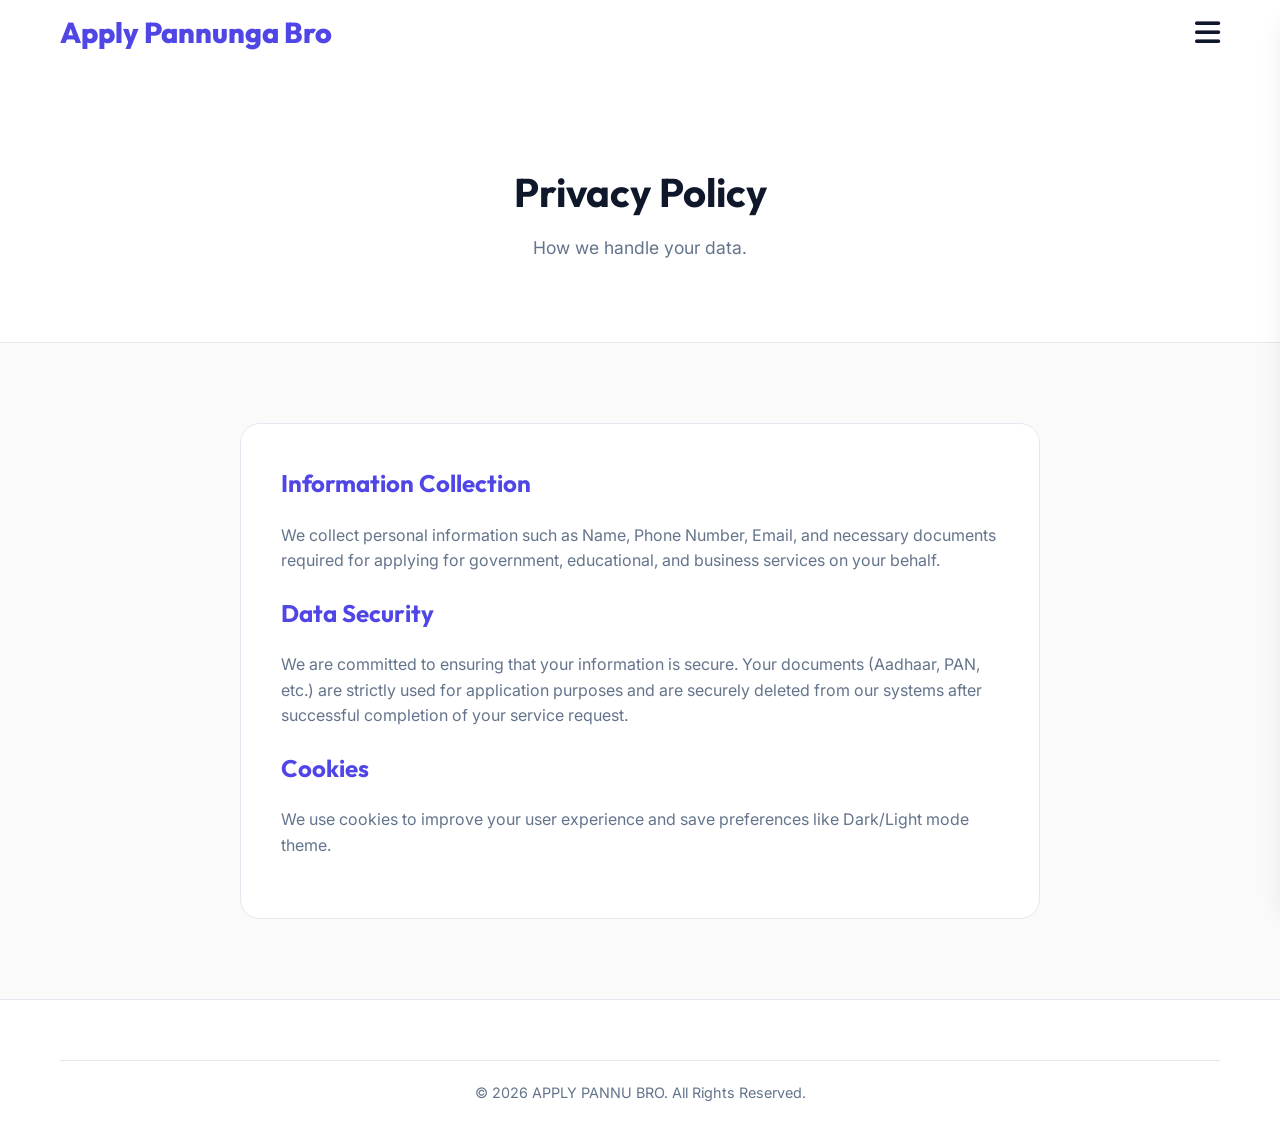
<file: apply-pannu-bro/privacy-policy.html>
<!DOCTYPE html>
<html lang="en">
<head>
  <meta charset="UTF-8">
  <meta name="viewport" content="width=device-width, initial-scale=1.0">
  <title>Privacy Policy | APPLY PANNU BRO</title>
  
  <link rel="stylesheet" href="https://cdnjs.cloudflare.com/ajax/libs/font-awesome/6.4.0/css/all.min.css">
  <link rel="stylesheet" href="css/style.css">
  <link rel="stylesheet" href="css/responsive.css">
  <link rel="stylesheet" href="css/animation.css">
</head>
<body>

    <!-- Header -->
  <header>
    <div class="header-container">
      <a href="index.html" class="logo">
        <h1>Apply Pannunga Bro</h1>
      </a>
      <button id="mobile-menu-btn" class="mobile-menu-btn" aria-label="Menu">
        <i class="fa-solid fa-bars"></i>
      </button>
    </div>
  </header>

  <!-- Side Drawer Menu -->
  <div id="mobile-nav" class="mobile-nav">
    <div class="menu-top">
      <button id="theme-toggle" class="theme-toggle" aria-label="Toggle Theme">
        <i class="fa-solid fa-moon"></i> Theme
      </button>
      <button id="close-menu-btn" class="close-menu-btn" aria-label="Close Menu">
        <i class="fa-solid fa-xmark"></i>
      </button>
    </div>
    <ul>
      <li><a href="index.html">Home</a></li>
      <li><a href="services.html">Services</a></li>
      <li><a href="about.html">About</a></li>
      <li><a href="index.html#why-us">Why Choose Us</a></li>
      <li><a href="contact.html">Contact</a></li>
    </ul>
    <div class="menu-bottom">
      <a href="admin.html" class="btn btn-primary admin-btn"><i class="fa-solid fa-lock"></i> Admin Login</a>
    </div>
  </div>

  <div style="padding: 160px 0 80px; text-align: center; background: var(--surface-color); border-bottom: 1px solid var(--border-color);">
    <div class="container fade-in-up">
      <h1 class="section-title">Privacy Policy</h1>
      <p class="section-subtitle" style="margin-bottom: 0;">How we handle your data.</p>
    </div>
  </div>

  <section class="section-padding">
    <div class="container fade-in-up delay-100" style="max-width: 800px; background: var(--surface-color); padding: 40px; border-radius: 20px; border: 1px solid var(--border-color);">
      <h2 style="margin-bottom: 20px; color: var(--primary-color);">Information Collection</h2>
      <p style="margin-bottom: 20px; color: var(--text-secondary);">We collect personal information such as Name, Phone Number, Email, and necessary documents required for applying for government, educational, and business services on your behalf.</p>
      
      <h2 style="margin-bottom: 20px; color: var(--primary-color);">Data Security</h2>
      <p style="margin-bottom: 20px; color: var(--text-secondary);">We are committed to ensuring that your information is secure. Your documents (Aadhaar, PAN, etc.) are strictly used for application purposes and are securely deleted from our systems after successful completion of your service request.</p>

      <h2 style="margin-bottom: 20px; color: var(--primary-color);">Cookies</h2>
      <p style="margin-bottom: 20px; color: var(--text-secondary);">We use cookies to improve your user experience and save preferences like Dark/Light mode theme.</p>
    </div>
  </section>

  <footer>
    <div class="container">
      <div class="copyright">
        <p>&copy; <span id="current-year"></span> APPLY PANNU BRO. All Rights Reserved.</p>
      </div>
    </div>
  </footer>

  <script src="js/main.js"></script>
</body>
</html>
</file>
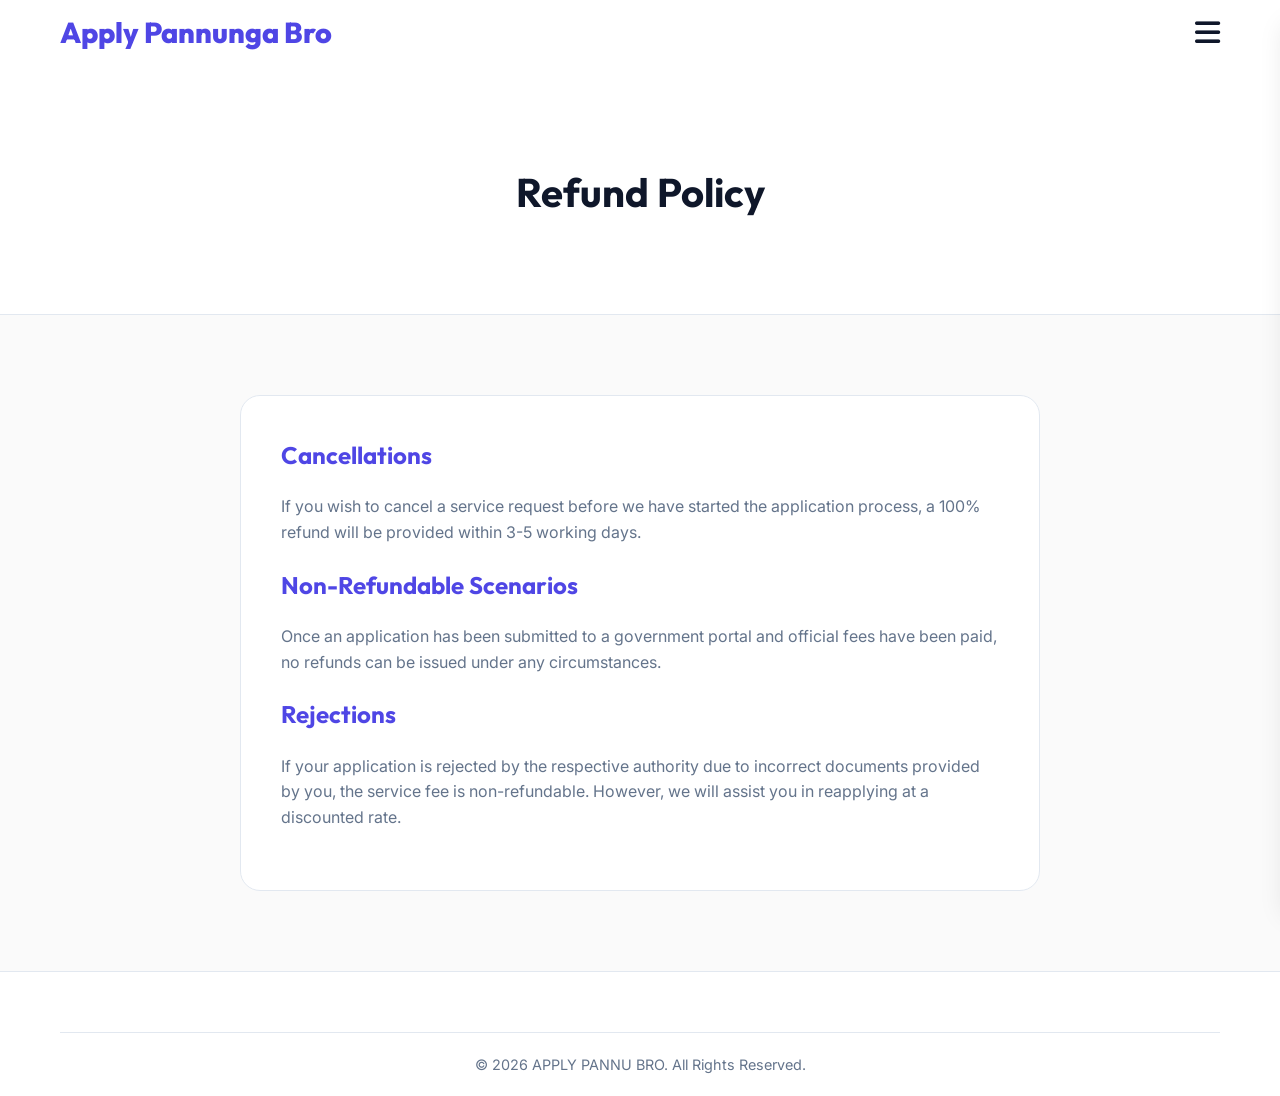
<file: apply-pannu-bro/refund-policy.html>
<!DOCTYPE html>
<html lang="en">
<head>
  <meta charset="UTF-8">
  <meta name="viewport" content="width=device-width, initial-scale=1.0">
  <title>Refund Policy | APPLY PANNU BRO</title>
  
  <link rel="stylesheet" href="https://cdnjs.cloudflare.com/ajax/libs/font-awesome/6.4.0/css/all.min.css">
  <link rel="stylesheet" href="css/style.css">
  <link rel="stylesheet" href="css/responsive.css">
  <link rel="stylesheet" href="css/animation.css">
</head>
<body>

    <!-- Header -->
  <header>
    <div class="header-container">
      <a href="index.html" class="logo">
        <h1>Apply Pannunga Bro</h1>
      </a>
      <button id="mobile-menu-btn" class="mobile-menu-btn" aria-label="Menu">
        <i class="fa-solid fa-bars"></i>
      </button>
    </div>
  </header>

  <!-- Side Drawer Menu -->
  <div id="mobile-nav" class="mobile-nav">
    <div class="menu-top">
      <button id="theme-toggle" class="theme-toggle" aria-label="Toggle Theme">
        <i class="fa-solid fa-moon"></i> Theme
      </button>
      <button id="close-menu-btn" class="close-menu-btn" aria-label="Close Menu">
        <i class="fa-solid fa-xmark"></i>
      </button>
    </div>
    <ul>
      <li><a href="index.html">Home</a></li>
      <li><a href="services.html">Services</a></li>
      <li><a href="about.html">About</a></li>
      <li><a href="index.html#why-us">Why Choose Us</a></li>
      <li><a href="contact.html">Contact</a></li>
    </ul>
    <div class="menu-bottom">
      <a href="admin.html" class="btn btn-primary admin-btn"><i class="fa-solid fa-lock"></i> Admin Login</a>
    </div>
  </div>

  <div style="padding: 160px 0 80px; text-align: center; background: var(--surface-color); border-bottom: 1px solid var(--border-color);">
    <div class="container fade-in-up">
      <h1 class="section-title">Refund Policy</h1>
    </div>
  </div>

  <section class="section-padding">
    <div class="container fade-in-up delay-100" style="max-width: 800px; background: var(--surface-color); padding: 40px; border-radius: 20px; border: 1px solid var(--border-color);">
      <h2 style="margin-bottom: 20px; color: var(--primary-color);">Cancellations</h2>
      <p style="margin-bottom: 20px; color: var(--text-secondary);">If you wish to cancel a service request before we have started the application process, a 100% refund will be provided within 3-5 working days.</p>
      
      <h2 style="margin-bottom: 20px; color: var(--primary-color);">Non-Refundable Scenarios</h2>
      <p style="margin-bottom: 20px; color: var(--text-secondary);">Once an application has been submitted to a government portal and official fees have been paid, no refunds can be issued under any circumstances.</p>

      <h2 style="margin-bottom: 20px; color: var(--primary-color);">Rejections</h2>
      <p style="margin-bottom: 20px; color: var(--text-secondary);">If your application is rejected by the respective authority due to incorrect documents provided by you, the service fee is non-refundable. However, we will assist you in reapplying at a discounted rate.</p>
    </div>
  </section>

  <footer>
    <div class="container">
      <div class="copyright">
        <p>&copy; <span id="current-year"></span> APPLY PANNU BRO. All Rights Reserved.</p>
      </div>
    </div>
  </footer>

  <script src="js/main.js"></script>
</body>
</html>
</file>
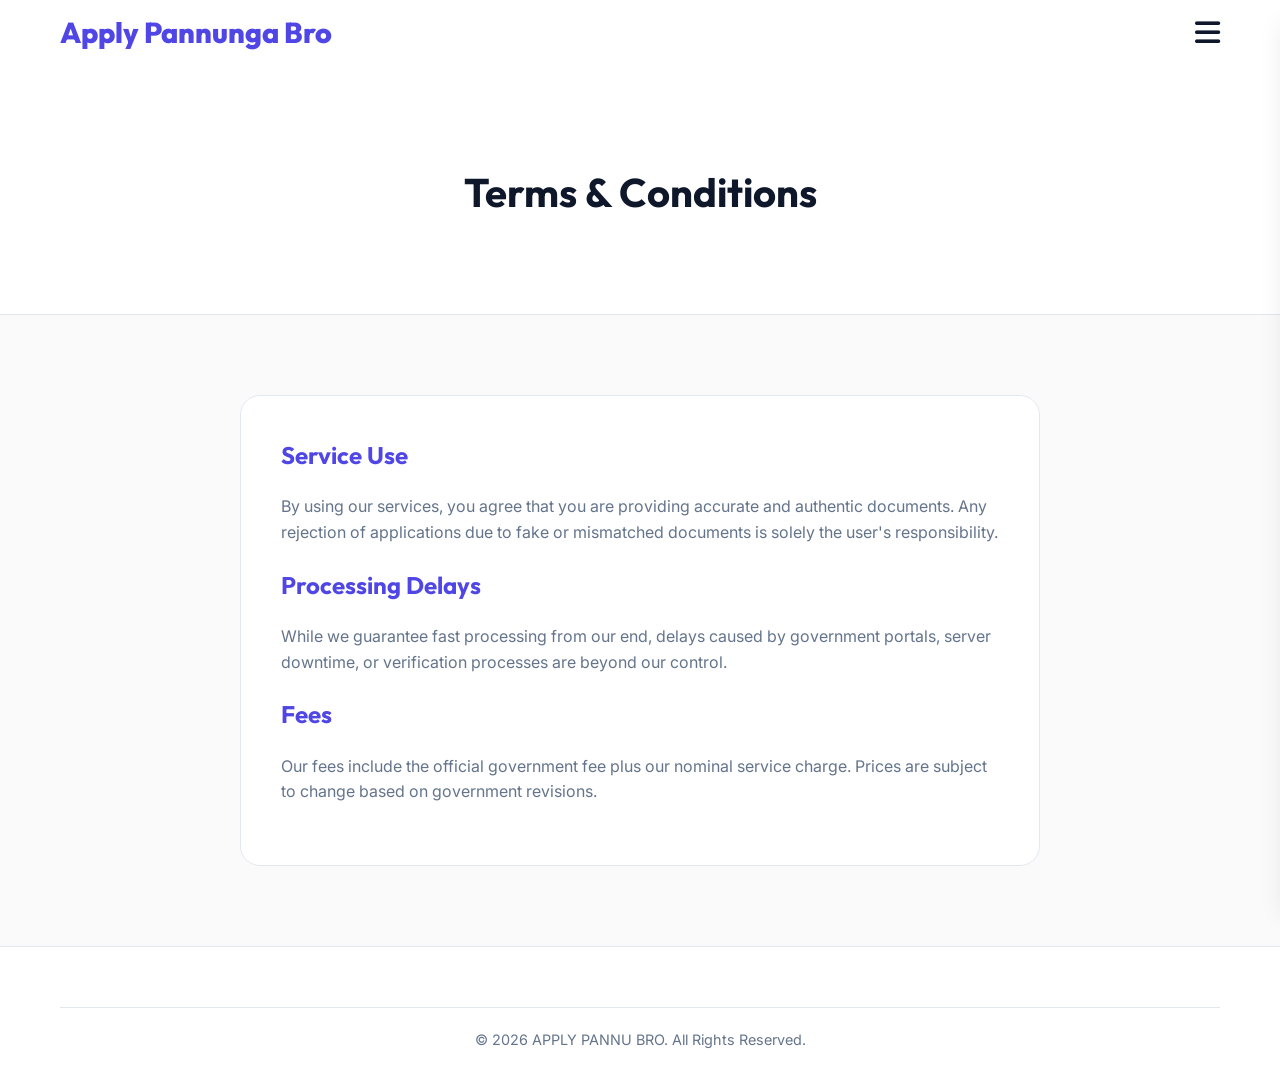
<file: apply-pannu-bro/terms.html>
<!DOCTYPE html>
<html lang="en">
<head>
  <meta charset="UTF-8">
  <meta name="viewport" content="width=device-width, initial-scale=1.0">
  <title>Terms & Conditions | APPLY PANNU BRO</title>
  
  <link rel="stylesheet" href="https://cdnjs.cloudflare.com/ajax/libs/font-awesome/6.4.0/css/all.min.css">
  <link rel="stylesheet" href="css/style.css">
  <link rel="stylesheet" href="css/responsive.css">
  <link rel="stylesheet" href="css/animation.css">
</head>
<body>

    <!-- Header -->
  <header>
    <div class="header-container">
      <a href="index.html" class="logo">
        <h1>Apply Pannunga Bro</h1>
      </a>
      <button id="mobile-menu-btn" class="mobile-menu-btn" aria-label="Menu">
        <i class="fa-solid fa-bars"></i>
      </button>
    </div>
  </header>

  <!-- Side Drawer Menu -->
  <div id="mobile-nav" class="mobile-nav">
    <div class="menu-top">
      <button id="theme-toggle" class="theme-toggle" aria-label="Toggle Theme">
        <i class="fa-solid fa-moon"></i> Theme
      </button>
      <button id="close-menu-btn" class="close-menu-btn" aria-label="Close Menu">
        <i class="fa-solid fa-xmark"></i>
      </button>
    </div>
    <ul>
      <li><a href="index.html">Home</a></li>
      <li><a href="services.html">Services</a></li>
      <li><a href="about.html">About</a></li>
      <li><a href="index.html#why-us">Why Choose Us</a></li>
      <li><a href="contact.html">Contact</a></li>
    </ul>
    <div class="menu-bottom">
      <a href="admin.html" class="btn btn-primary admin-btn"><i class="fa-solid fa-lock"></i> Admin Login</a>
    </div>
  </div>

  <div style="padding: 160px 0 80px; text-align: center; background: var(--surface-color); border-bottom: 1px solid var(--border-color);">
    <div class="container fade-in-up">
      <h1 class="section-title">Terms & Conditions</h1>
    </div>
  </div>

  <section class="section-padding">
    <div class="container fade-in-up delay-100" style="max-width: 800px; background: var(--surface-color); padding: 40px; border-radius: 20px; border: 1px solid var(--border-color);">
      <h2 style="margin-bottom: 20px; color: var(--primary-color);">Service Use</h2>
      <p style="margin-bottom: 20px; color: var(--text-secondary);">By using our services, you agree that you are providing accurate and authentic documents. Any rejection of applications due to fake or mismatched documents is solely the user's responsibility.</p>
      
      <h2 style="margin-bottom: 20px; color: var(--primary-color);">Processing Delays</h2>
      <p style="margin-bottom: 20px; color: var(--text-secondary);">While we guarantee fast processing from our end, delays caused by government portals, server downtime, or verification processes are beyond our control.</p>

      <h2 style="margin-bottom: 20px; color: var(--primary-color);">Fees</h2>
      <p style="margin-bottom: 20px; color: var(--text-secondary);">Our fees include the official government fee plus our nominal service charge. Prices are subject to change based on government revisions.</p>
    </div>
  </section>

  <footer>
    <div class="container">
      <div class="copyright">
        <p>&copy; <span id="current-year"></span> APPLY PANNU BRO. All Rights Reserved.</p>
      </div>
    </div>
  </footer>

  <script src="js/main.js"></script>
</body>
</html>
</file>
<file: apply-pannu-bro/css/style.css>
@import url('https://fonts.googleapis.com/css2?family=Inter:wght@300;400;500;600;700&family=Outfit:wght@400;500;600;700;800&display=swap');

:root {
  /* Light Theme Variables - Premium Design */
  --bg-color: #fafafa;
  --surface-color: #ffffff;
  --text-primary: #0f172a;
  --text-secondary: #64748b;
  --primary-color: #4f46e5;
  --primary-hover: #4338ca;
  --secondary-color: #0ea5e9;
  --accent-color: #ec4899;
  --border-color: #e2e8f0;
  --shadow-sm: 0 2px 4px 0 rgb(0 0 0 / 0.05);
  --shadow-md: 0 10px 15px -3px rgb(0 0 0 / 0.08), 0 4px 6px -4px rgb(0 0 0 / 0.04);
  --shadow-lg: 0 20px 25px -5px rgb(0 0 0 / 0.1), 0 8px 10px -6px rgb(0 0 0 / 0.05);
  --glass-bg: rgba(255, 255, 255, 0.75);
  --glass-border: rgba(255, 255, 255, 0.4);
}

[data-theme="dark"] {
  /* Dark Theme Variables - Premium Design */
  --bg-color: #09090b;
  --surface-color: #18181b;
  --text-primary: #fafafa;
  --text-secondary: #a1a1aa;
  --primary-color: #6366f1;
  --primary-hover: #818cf8;
  --secondary-color: #38bdf8;
  --accent-color: #f472b6;
  --border-color: #27272a;
  --shadow-sm: 0 2px 4px 0 rgb(0 0 0 / 0.3);
  --shadow-md: 0 10px 15px -3px rgb(0 0 0 / 0.4), 0 4px 6px -4px rgb(0 0 0 / 0.3);
  --shadow-lg: 0 20px 25px -5px rgb(0 0 0 / 0.5), 0 8px 10px -6px rgb(0 0 0 / 0.4);
  --glass-bg: rgba(24, 24, 27, 0.75);
  --glass-border: rgba(255, 255, 255, 0.08);
}

* {
  margin: 0;
  padding: 0;
  box-sizing: border-box;
  font-family: 'Inter', sans-serif;
}

h1, h2, h3, h4, h5, h6, .logo h1, .section-title, .dynamic-hero-title {
  font-family: 'Outfit', sans-serif;
}

html {
  scroll-behavior: smooth;
}

body {
  background-color: var(--bg-color);
  color: var(--text-primary);
  line-height: 1.6;
  transition: background-color 0.3s ease, color 0.3s ease;
}

a {
  text-decoration: none;
  color: inherit;
}

ul {
  list-style: none;
}

/* Utilities */
.container {
  width: 100%;
  max-width: 1200px;
  margin: 0 auto;
  padding: 0 20px;
}

.section-padding {
  padding: 80px 0;
}

.section-title {
  text-align: center;
  font-size: 2.5rem;
  font-weight: 700;
  margin-bottom: 10px;
  color: var(--text-primary);
}

.section-subtitle {
  text-align: center;
  font-size: 1.1rem;
  color: var(--text-secondary);
  margin-bottom: 50px;
}

/* Buttons */
.btn {
  display: inline-flex;
  align-items: center;
  justify-content: center;
  padding: 12px 28px;
  border-radius: 50px;
  font-weight: 600;
  cursor: pointer;
  transition: all 0.3s ease;
  border: none;
  gap: 8px;
}

.btn-primary {
  background: linear-gradient(135deg, var(--primary-color), var(--primary-hover));
  color: #fff;
  box-shadow: 0 4px 15px rgba(79, 70, 229, 0.3);
}

.btn-primary:hover {
  transform: translateY(-2px);
  box-shadow: 0 8px 25px rgba(79, 70, 229, 0.4);
}

.btn-secondary {
  background-color: var(--secondary-color);
  color: #fff;
  box-shadow: 0 4px 15px rgba(16, 185, 129, 0.3);
}

.btn-secondary:hover {
  background-color: #059669;
  transform: translateY(-2px);
}

.btn-outline {
  background-color: transparent;
  border: 2px solid var(--primary-color);
  color: var(--primary-color);
}

.btn-outline:hover {
  background-color: var(--primary-color);
  color: #fff;
}

/* Header */
header {
  position: fixed;
  top: 0;
  left: 0;
  width: 100%;
  z-index: 1000;
  transition: all 0.3s ease;
  background: var(--glass-bg);
  backdrop-filter: blur(10px);
  border-bottom: 1px solid var(--glass-border);
}

.header-container {
  display: flex;
  justify-content: space-between;
  align-items: center;
  padding: 15px 20px;
  max-width: 1200px;
  margin: 0 auto;
}

.logo {
  display: flex;
  flex-direction: column;
}

.logo h1 {
  font-size: 1.8rem;
  font-weight: 800;
  color: var(--primary-color);
  line-height: 1.2;
  margin: 0;
}

/* Hamburger Menu Button */
.mobile-menu-btn {
  display: block;
  background: none;
  border: none;
  color: var(--text-primary);
  font-size: 1.8rem;
  cursor: pointer;
  z-index: 1100;
}

/* Side Drawer Menu */
.mobile-nav {
  position: fixed;
  top: 0;
  right: -300px;
  width: 300px;
  max-width: 100vw;
  height: 100vh;
  background: var(--surface-color);
  box-shadow: var(--shadow-lg);
  display: flex;
  flex-direction: column;
  padding: 20px;
  transition: right 0.4s cubic-bezier(0.4, 0, 0.2, 1);
  z-index: 2000;
  border-left: 1px solid var(--border-color);
}

.mobile-nav.active {
  right: 0;
}

.menu-top {
  display: flex;
  justify-content: space-between;
  align-items: center;
  margin-bottom: 30px;
  padding-bottom: 20px;
  border-bottom: 1px solid var(--border-color);
}

.theme-toggle {
  background: rgba(37, 99, 235, 0.1);
  border: none;
  color: var(--primary-color);
  font-size: 1rem;
  font-weight: 600;
  cursor: pointer;
  padding: 8px 16px;
  border-radius: 8px;
  display: flex;
  align-items: center;
  gap: 8px;
  transition: all 0.3s;
}

.theme-toggle:hover {
  background: var(--primary-color);
  color: #fff;
}

.close-menu-btn {
  background: none;
  border: none;
  color: var(--text-primary);
  font-size: 1.8rem;
  cursor: pointer;
}

.mobile-nav ul {
  display: flex;
  flex-direction: column;
  gap: 15px;
  list-style: none;
}

.mobile-nav ul li a {
  font-size: 1.2rem;
  font-weight: 600;
  color: var(--text-primary);
  text-decoration: none;
  display: block;
  padding: 10px 0;
  transition: color 0.3s;
}

.mobile-nav ul li a:hover {
  color: var(--primary-color);
}

.menu-bottom {
  margin-top: auto;
  padding-top: 20px;
}

.admin-btn {
  width: 100%;
  font-size: 1.1rem;
  padding: 15px;
}

/* Hero Section */
.hero {
  padding: 160px 0 100px;
  text-align: center;
  background: radial-gradient(circle at 50% -20%, var(--primary-hover) 0%, transparent 40%),
    radial-gradient(circle at -20% 50%, rgba(16, 185, 129, 0.15) 0%, transparent 40%);
}

.hero h1 {
  font-size: clamp(1.2rem, 4.5vw, 3.5rem);
  font-weight: 800;
  line-height: 1.2;
  margin-bottom: 20px;
  background: linear-gradient(135deg, var(--primary-color), var(--accent-color));
  -webkit-background-clip: text;
  -webkit-text-fill-color: transparent;
  white-space: nowrap;
}

.hero p {
  font-size: clamp(0.55rem, 2vw, 1.2rem);
  color: var(--text-secondary);
  max-width: 800px;
  margin: 0 auto 40px;
  white-space: nowrap;
}

.hero-btns {
  display: flex;
  flex-direction: column;
  align-items: center;
  gap: 14px;
  justify-content: center;
}

.btn-hero-main {
  min-width: 220px;
  font-size: 1.05rem;
  padding: 14px 32px;
}

.hero-btns-row {
  display: flex;
  gap: 14px;
  justify-content: center;
  flex-wrap: wrap;
}

.btn-whatsapp {
  display: inline-flex;
  align-items: center;
  gap: 8px;
  padding: 13px 26px;
  border-radius: 50px;
  font-size: 1rem;
  font-weight: 600;
  cursor: pointer;
  transition: all 0.3s ease;
  text-decoration: none;
  background: linear-gradient(135deg, #25d366, #128c7e);
  color: #fff;
  border: none;
  box-shadow: 0 4px 18px rgba(37, 211, 102, 0.35);
  min-width: 160px;
  justify-content: center;
}
.btn-whatsapp:hover {
  transform: translateY(-3px);
  box-shadow: 0 8px 28px rgba(37, 211, 102, 0.5);
  color: #fff;
}

.btn-call {
  display: inline-flex;
  align-items: center;
  gap: 8px;
  padding: 13px 26px;
  border-radius: 50px;
  font-size: 1rem;
  font-weight: 600;
  cursor: pointer;
  transition: all 0.3s ease;
  text-decoration: none;
  background: linear-gradient(135deg, #2563eb, #1e40af);
  color: #fff;
  border: none;
  box-shadow: 0 4px 18px rgba(37, 99, 235, 0.35);
  min-width: 160px;
  justify-content: center;
}
.btn-call:hover {
  transform: translateY(-3px);
  box-shadow: 0 8px 28px rgba(37, 99, 235, 0.5);
  color: #fff;
}

.btn-job-updates {
  display: inline-flex;
  align-items: center;
  gap: 8px;
  padding: 13px 26px;
  border-radius: 50px;
  font-size: 1rem;
  font-weight: 600;
  cursor: pointer;
  transition: all 0.3s ease;
  text-decoration: none;
  background: linear-gradient(135deg, #f59e0b, #d97706);
  color: #fff;
  border: none;
  box-shadow: 0 4px 18px rgba(245, 158, 11, 0.35);
  min-width: 160px;
  justify-content: center;
  animation: pulse-orange 2s infinite;
}
.btn-job-updates:hover {
  transform: translateY(-3px);
  box-shadow: 0 8px 28px rgba(245, 158, 11, 0.5);
  color: #fff;
}

/* =====================================================
   Floating Contact FAB
   ===================================================== */
@keyframes fab-pulse {
  0%, 100% { box-shadow: 0 0 0 0 rgba(37, 99, 235, 0.5), 0 6px 24px rgba(37, 99, 235, 0.45); }
  60%       { box-shadow: 0 0 0 14px rgba(37, 99, 235, 0), 0 6px 24px rgba(37, 99, 235, 0.45); }
}

.fab-wrapper {
  position: fixed;
  right: 20px;
  bottom: 28px;
  z-index: 1100;
  display: flex;
  flex-direction: column;
  align-items: flex-end;
  gap: 0;
}

/* Main toggle button */
.fab-main {
  width: 58px;
  height: 58px;
  border-radius: 50%;
  border: none;
  cursor: pointer;
  background: linear-gradient(135deg, #2563eb, #1e40af);
  color: #fff;
  font-size: 1.45rem;
  display: flex;
  align-items: center;
  justify-content: center;
  box-shadow: 0 6px 24px rgba(37, 99, 235, 0.45);
  transition: transform 0.3s ease, background 0.3s ease;
  animation: fab-pulse 3s ease-in-out infinite;
  position: relative;
  z-index: 2;
}
.fab-main:hover {
  transform: scale(1.1);
  animation: none;
}

/* Icon swap on open */
.fab-icon-close { display: none; }
.fab-wrapper.open .fab-icon-default { display: none; }
.fab-wrapper.open .fab-icon-close { display: block; }
.fab-wrapper.open .fab-main {
  background: linear-gradient(135deg, #4b5563, #1f2937);
  animation: none;
}

/* Expandable menu */
.fab-menu {
  display: flex;
  flex-direction: column;
  align-items: flex-end;
  gap: 10px;
  margin-bottom: 14px;
  /* hidden state */
  opacity: 0;
  transform: translateY(20px) scale(0.95);
  pointer-events: none;
  transition: opacity 0.3s ease, transform 0.35s cubic-bezier(0.34, 1.56, 0.64, 1);
}
.fab-wrapper.open .fab-menu {
  opacity: 1;
  transform: translateY(0) scale(1);
  pointer-events: all;
}

/* Each menu item row */
.fab-item {
  display: flex;
  align-items: center;
  gap: 12px;
  text-decoration: none;
  cursor: pointer;
}

.fab-label {
  background: rgba(10, 15, 40, 0.82);
  backdrop-filter: blur(10px);
  -webkit-backdrop-filter: blur(10px);
  color: #e0eaff;
  font-size: 0.82rem;
  font-weight: 600;
  letter-spacing: 0.04em;
  padding: 6px 14px;
  border-radius: 20px;
  white-space: nowrap;
  border: 1px solid rgba(99, 155, 255, 0.18);
  box-shadow: 0 2px 10px rgba(0,0,0,0.25);
  transition: background 0.25s;
}
.fab-item:hover .fab-label {
  background: rgba(37, 99, 235, 0.75);
}

.fab-icon-circle {
  width: 44px;
  height: 44px;
  border-radius: 50%;
  display: flex;
  align-items: center;
  justify-content: center;
  font-size: 1.1rem;
  color: #fff;
  flex-shrink: 0;
  transition: transform 0.25s ease, box-shadow 0.25s ease;
}
.fab-item:hover .fab-icon-circle {
  transform: scale(1.12);
}

/* Individual icon colours */
.fab-call  { background: linear-gradient(135deg, #2563eb, #1e40af); box-shadow: 0 3px 12px rgba(37,99,235,0.4); }
.fab-wa    { background: linear-gradient(135deg, #25d366, #128c7e); box-shadow: 0 3px 12px rgba(37,211,102,0.4); }
.fab-ig    { background: linear-gradient(135deg, #f09433, #dc2743, #bc1888); box-shadow: 0 3px 12px rgba(220,39,67,0.35); }
.fab-fb    { background: linear-gradient(135deg, #1877f2, #0d5bbc); box-shadow: 0 3px 12px rgba(24,119,242,0.4); }
.fab-email { background: linear-gradient(135deg, #6366f1, #4338ca); box-shadow: 0 3px 12px rgba(99,102,241,0.4); }

/* Trust Badges */
.trust-badges-section {
  position: relative;
  z-index: 10;
  margin-top: -40px;
}

.trust-badges {
  display: flex;
  align-items: center;
  justify-content: space-evenly;
  background: var(--surface-color);
  padding: 15px 30px;
  border-radius: 50px;
  box-shadow: var(--shadow-md);
  border: 1px solid var(--border-color);
  max-width: 900px;
  margin: 0 auto;
  gap: 15px;
  flex-wrap: nowrap;
}

.trust-badge {
  display: flex;
  align-items: center;
  gap: 8px;
  font-weight: 600;
  color: var(--text-primary);
  font-size: 1rem;
  transition: transform 0.3s ease, color 0.3s ease;
  white-space: nowrap;
}

.trust-badge:hover {
  transform: translateY(-3px);
  color: var(--primary-color);
}

.trust-badge i {
  color: var(--primary-color);
  font-size: 1.1rem;
}

.badge-separator {
  color: var(--text-secondary);
  font-size: 1.2rem;
  opacity: 0.4;
  user-select: none;
}

/* Search and Filters */
.search-filter-section {
  padding: 60px 0 20px;
}

.search-bar {
  max-width: 600px;
  margin: 0 auto 30px;
  position: relative;
}

.search-bar input {
  width: 100%;
  padding: 15px 25px 15px 50px;
  border-radius: 50px;
  border: 2px solid var(--border-color);
  background: var(--surface-color);
  color: var(--text-primary);
  font-size: 1rem;
  outline: none;
  transition: border-color 0.3s;
}

.search-bar input:focus {
  border-color: var(--primary-color);
}

.search-bar i {
  position: absolute;
  left: 20px;
  top: 50%;
  transform: translateY(-50%);
  color: var(--text-secondary);
  font-size: 1.2rem;
}

.search-suggestions {
  position: absolute;
  top: 100%;
  left: 0;
  width: 100%;
  background: var(--surface-color);
  border-radius: 15px;
  box-shadow: var(--shadow-lg);
  border: 1px solid var(--border-color);
  margin-top: 10px;
  z-index: 100;
  display: none;
  max-height: 300px;
  overflow-y: auto;
}

.category-filters {
  display: flex;
  flex-wrap: wrap;
  justify-content: center;
  gap: 10px;
  margin-bottom: 40px;
}

.filter-btn {
  padding: 8px 20px;
  border-radius: 50px;
  border: 1px solid var(--border-color);
  background: var(--surface-color);
  color: var(--text-secondary);
  cursor: pointer;
  font-weight: 500;
  transition: all 0.3s;
}

.filter-btn:hover,
.filter-btn.active {
  background: var(--primary-color);
  color: #fff;
  border-color: var(--primary-color);
}

/* Services Grid */
.services-grid {
  display: grid;
  grid-template-columns: repeat(4, 1fr);
  gap: 30px;
}

.service-card {
  background: var(--surface-color);
  border-radius: 20px;
  padding: 25px;
  box-shadow: var(--shadow-sm);
  border: 1px solid var(--border-color);
  transition: all 0.3s;
  display: flex;
  flex-direction: column;
}

.service-card:hover {
  transform: translateY(-8px);
  box-shadow: var(--shadow-lg);
  border-color: var(--primary-color);
}

.service-icon {
  font-size: 2.5rem;
  color: var(--primary-color);
  margin-bottom: 15px;
}

.service-title {
  font-size: 1.2rem;
  font-weight: 600;
  margin-bottom: 5px;
}

.service-desc-ta {
  font-size: 0.9rem;
  color: var(--text-secondary);
  margin-bottom: 15px;
  flex-grow: 1;
}

.service-btn {
  width: 100%;
  padding: 10px;
  border-radius: 10px;
  background: rgba(37, 99, 235, 0.1);
  color: var(--primary-color);
  border: none;
  font-weight: 600;
  cursor: pointer;
  transition: all 0.3s;
  text-align: center;
}

.service-card:hover .service-btn {
  background: var(--primary-color);
  color: #fff;
}

/* Statistics */
.stats {
  background: var(--surface-color);
  border-top: 1px solid var(--border-color);
  border-bottom: 1px solid var(--border-color);
}

.stats-grid {
  display: grid;
  grid-template-columns: repeat(4, 1fr);
  gap: 30px;
  text-align: center;
}

.stat-item h3 {
  font-size: 2.5rem;
  color: var(--primary-color);
  font-weight: 700;
  margin-bottom: 5px;
}

.stat-item p {
  color: var(--text-secondary);
  font-weight: 500;
}

/* FAQ */
.faq-list {
  max-width: 800px;
  margin: 0 auto;
}

.faq-item {
  background: var(--surface-color);
  border: 1px solid var(--border-color);
  border-radius: 10px;
  margin-bottom: 15px;
  overflow: hidden;
}

.faq-question {
  padding: 20px;
  display: flex;
  justify-content: space-between;
  align-items: center;
  cursor: pointer;
  font-weight: 600;
}

.faq-answer {
  padding: 0 20px;
  max-height: 0;
  overflow: hidden;
  transition: max-height 0.3s ease, padding 0.3s ease;
  color: var(--text-secondary);
}

.faq-item.active .faq-answer {
  padding: 0 20px 20px;
  max-height: 200px;
}

.faq-item.active .faq-question i {
  transform: rotate(180deg);
}

/* Footer */
footer {
  background: var(--surface-color);
  border-top: 1px solid var(--border-color);
  padding: 60px 0 20px;
}

.footer-grid {
  display: grid;
  grid-template-columns: repeat(auto-fit, minmax(200px, 1fr));
  gap: 40px;
  margin-bottom: 40px;
}

.footer-col h4 {
  font-size: 1.2rem;
  margin-bottom: 20px;
  color: var(--text-primary);
}

.footer-col ul li {
  margin-bottom: 10px;
}

.footer-col ul li a {
  color: var(--text-secondary);
  transition: color 0.3s;
}

.footer-col ul li a:hover {
  color: var(--primary-color);
}

.social-links {
  display: flex;
  gap: 15px;
  margin-top: 20px;
}

.social-links a {
  width: 40px;
  height: 40px;
  border-radius: 50%;
  background: rgba(37, 99, 235, 0.1);
  color: var(--primary-color);
  display: flex;
  align-items: center;
  justify-content: center;
  transition: all 0.3s;
}

.social-links a:hover {
  background: var(--primary-color);
  color: #fff;
  transform: translateY(-3px);
}

.copyright {
  text-align: center;
  padding-top: 20px;
  border-top: 1px solid var(--border-color);
  color: var(--text-secondary);
  font-size: 0.9rem;
}

/* (legacy floating styles removed — using FAB system above) */

/* Service Details Page */
.details-hero {
  padding: 140px 0 60px;
  background: var(--surface-color);
  border-bottom: 1px solid var(--border-color);
}

.details-content {
  display: grid;
  grid-template-columns: 2fr 1fr;
  gap: 40px;
  margin-top: 40px;
}

.details-main section {
  background: var(--surface-color);
  padding: 30px;
  border-radius: 20px;
  box-shadow: var(--shadow-sm);
  border: 1px solid var(--border-color);
  margin-bottom: 30px;
}

.details-main h2 {
  font-size: 1.5rem;
  margin-bottom: 20px;
  padding-bottom: 10px;
  border-bottom: 1px solid var(--border-color);
}

.details-sidebar {
  position: sticky;
  top: 100px;
}

.sidebar-card {
  background: var(--surface-color);
  padding: 30px;
  border-radius: 20px;
  box-shadow: var(--shadow-md);
  border: 1px solid var(--border-color);
  text-align: center;
}

.req-list li {
  position: relative;
  padding-left: 30px;
  margin-bottom: 10px;
}

.req-list li::before {
  content: '\f00c';
  font-family: 'Font Awesome 6 Free';
  font-weight: 900;
  position: absolute;
  left: 0;
  color: var(--secondary-color);
}

/* Review Slider */
.reviews-section {
  background: var(--surface-color);
}

.reviews-container {
  overflow: hidden;
  position: relative;
  padding: 20px 0;
}

.reviews-track {
  display: flex;
  gap: 30px;
  transition: transform 0.5s ease;
}

.review-card {
  min-width: 350px;
  background: var(--bg-color);
  padding: 30px;
  border-radius: 20px;
  border: 1px solid var(--border-color);
}

.review-stars {
  color: #fbbf24;
  margin-bottom: 15px;
}

/* =====================================================
   Job Updates Page Carousel
   ==================================================== */
.carousel-outer-wrapper {
  position: relative;
  width: 100%;
  padding: 0;
}

.carousel-nav-btn {
  position: absolute;
  top: 50%;
  transform: translateY(-50%);
  width: 46px;
  height: 46px;
  border-radius: 50%;
  background: var(--surface-color);
  color: var(--text-primary);
  border: 1px solid var(--border-color);
  box-shadow: var(--shadow-md);
  display: flex;
  align-items: center;
  justify-content: center;
  font-size: 1.2rem;
  cursor: pointer;
  z-index: 10;
  transition: all 0.3s ease;
}

.carousel-nav-btn:hover {
  background: var(--primary-color);
  color: #fff;
  border-color: var(--primary-color);
  box-shadow: var(--shadow-lg);
}

.carousel-nav-btn.prev-btn {
  left: -60px;
}

.carousel-nav-btn.next-btn {
  right: -60px;
}

.jobs-page-carousel-viewport {
  width: 100%;
  overflow: hidden;
  border-radius: 20px;
  box-shadow: var(--shadow-lg);
  border: 1px solid var(--border-color);
  background: var(--surface-color);
}

.jobs-page-carousel-track {
  display: flex;
  transition: transform 0.4s cubic-bezier(0.25, 1, 0.5, 1);
  width: 100%;
}

/* Card sizing overrides for 1-by-1 slider */
.jobs-page-carousel-track .job-card {
  min-width: 100% !important;
  flex: 0 0 100% !important;
  border-radius: 0 !important;
  border: none !important;
  box-shadow: none !important;
  margin: 0 !important;
}

.jobs-page-carousel-track .job-card-img-wrapper {
  height: 280px !important;
}

/* Mobile responsive navigation placement */
@media (max-width: 768px) {
  .carousel-nav-btn.prev-btn {
    left: -15px;
  }
  .carousel-nav-btn.next-btn {
    right: -15px;
  }
}

@media (max-width: 600px) {
  .carousel-nav-btn {
    width: 38px;
    height: 38px;
    font-size: 1rem;
  }
  .carousel-nav-btn.prev-btn {
    left: 10px;
    background: rgba(255, 255, 255, 0.85);
  }
  .carousel-nav-btn.next-btn {
    right: 10px;
    background: rgba(255, 255, 255, 0.85);
  }
  [data-theme="dark"] .carousel-nav-btn.prev-btn,
  [data-theme="dark"] .carousel-nav-btn.next-btn {
    background: rgba(30, 41, 59, 0.85);
  }
  .jobs-page-carousel-track .job-card-img-wrapper {
    height: 200px !important;
  }
}
</file>
<file: apply-pannu-bro/css/responsive.css>
/*--------------------------------------------------------------
   Responsive Styles
   --------------------------------------------------------------*/

/* Global mobile fixes */
body,
html {
  overflow-x: hidden;
}

img {
  max-width: 100%;
  height: auto;
  display: block;
}

/* Tablet and larger mobile (max-width: 992px) */
@media (max-width: 992px) {

  /* Hero typography is handled via clamp() in style.css */
  .hero {
    padding: 140px 0 80px;
  }

  /* Header */
  .header-container {
    padding: 15px 20px;
  }

  /* Removed mobile-nav styles to style.css */

  /* Trust Badges */
  .trust-badges {
    flex-wrap: wrap;
    border-radius: 20px;
    padding: 20px;
    justify-content: center;
    gap: 15px 20px;
  }

  .badge-separator {
    display: none;
  }

  .trust-badge {
    width: calc(50% - 15px);
    justify-content: center;
  }

  /* Services Grid */
  .services-grid {
    grid-template-columns: repeat(3, 1fr);
    gap: 20px;
  }

  /* Service Card */
  .service-card {
    padding: 20px;
  }

  .service-btn {
    padding: 10px;
    font-size: 0.9rem;
    min-height: 44px;
  }

  /* Stats */
  .stats-grid {
    grid-template-columns: repeat(2, 1fr);
    gap: 20px;
  }

  /* Footer */
  .footer-grid {
    grid-template-columns: 1fr;
    text-align: center;
  }

  /* Review Cards */
  .review-card {
    min-width: 100%;
    margin-bottom: 20px;
  }

  /* Floating Buttons */
  .floating-btns {
    bottom: 20px;
    right: 20px;
  }

  .float-btn {
    width: 50px;
    height: 50px;
    font-size: 1.5rem;
  }

  /* Category Filters (horizontal scroll on mobile) */
  .category-filters {
    flex-wrap: nowrap;
    overflow-x: auto;
    justify-content: flex-start;
    padding-bottom: 10px;
  }

  .filter-btn {
    white-space: nowrap;
  }
}

/* Small Mobile (max-width: 480px) */
@media (max-width: 480px) {
  .hero {
    padding: 120px 0 80px;
  }

  /* removed hardcoded hero h1 size */
  .hero-btns {
    flex-direction: column;
    gap: 10px;
  }

  .stats-grid {
    grid-template-columns: 1fr;
  }

  .search-bar input {
    font-size: 0.9rem;
    padding: 12px 20px 12px 45px;
  }
}

@media (max-width: 992px) {
  /* removed hardcoded hero h1 size */

  .details-content {
    grid-template-columns: 1fr;
  }

  display: none;
}

.mobile-menu-btn {
  /* Ensure visibility on small screens */
  z-index: 1100;
}

display: block;
}

/* Services Grid adjustments for tablets (Removed duplicate) */

/* Removed mobile nav from tablet breakpoint */

.hero {
  padding: 120px 0 80px;
}

/* (Removed duplicate single column mobile grid) */

.service-card {
  padding: 20px;
}

.service-btn {
  padding: 10px;
  font-size: 0.9rem;
  min-height: 44px;
}

/* removed hardcoded hero h1 size */

.trust-badges {
  flex-wrap: wrap;
  border-radius: 20px;
  padding: 20px;
  justify-content: center;
  gap: 15px 20px;
}

.badge-separator {
  display: none;
}

.trust-badge {
  width: calc(50% - 15px);
  justify-content: center;
}

.stats-grid {
  grid-template-columns: repeat(2, 1fr);
  gap: 20px;
}

.footer-grid {
  grid-template-columns: 1fr;
  text-align: center;
}

.review-card {
  min-width: 100%;
  margin-bottom: 20px;
}

.social-links {
  justify-content: center;
}

.floating-btns {
  bottom: 20px;
  right: 20px;
}

.float-btn {
  width: 50px;
  height: 50px;
  font-size: 1.5rem;
}

.float-btn {
  width: 50px;
  height: 50px;
  font-size: 1.5rem;
}

.category-filters {
  flex-wrap: nowrap;
  overflow-x: auto;
  justify-content: flex-start;
  padding-bottom: 10px;
}

.filter-btn {
  white-space: nowrap;
}

.review-card {
  min-width: 280px;
}
}

/* Small Mobile */
@media (max-width: 480px) {
  .hero-btns {
    flex-direction: column;
  }

  .stats-grid {
    grid-template-columns: 1fr;
  }

  .search-bar input {
    font-size: 0.9rem;
    padding: 12px 20px 12px 45px;
  }

  .trust-badge {
    width: 100%;
  }
}

/* Mobile Devices (max-width: 768px) */
@media (max-width: 768px) {

  /* 2 columns on mobile */
  .services-grid {
    grid-template-columns: repeat(2, 1fr);
    gap: 12px;
  }

  /* Reduce card sizes proportionally */
  .service-card {
    padding: 15px;
    border-radius: 12px;
  }

  .service-icon {
    font-size: 1.8rem;
    margin-bottom: 10px;
  }

  .service-title {
    font-size: 1rem;
    white-space: normal;
    word-wrap: break-word;
  }

  .service-desc-ta {
    font-size: 0.8rem;
    margin-bottom: 10px;
  }

  .service-btn {
    padding: 8px;
    font-size: 0.85rem;
    min-height: auto;
  }
}
</file>
<file: apply-pannu-bro/css/animation.css>
/* Pulse animation for WhatsApp button */
@keyframes pulse {
  0% {
    box-shadow: 0 0 0 0 rgba(37, 211, 102, 0.7);
  }
  70% {
    box-shadow: 0 0 0 15px rgba(37, 211, 102, 0);
  }
  100% {
    box-shadow: 0 0 0 0 rgba(37, 211, 102, 0);
  }
}

.whatsapp-btn {
  animation: pulse 2s infinite;
}

/* Pulse animation for Job Updates button */
@keyframes pulse-orange {
  0% {
    box-shadow: 0 0 0 0 rgba(245, 158, 11, 0.7);
  }
  70% {
    box-shadow: 0 0 0 15px rgba(245, 158, 11, 0);
  }
  100% {
    box-shadow: 0 0 0 0 rgba(245, 158, 11, 0);
  }
}

/* Fade in up animation for scroll reveals */
@keyframes fadeInUp {
  from {
    opacity: 0;
    transform: translateY(30px);
  }
  to {
    opacity: 1;
    transform: translateY(0);
  }
}

.fade-in-up {
  opacity: 0;
  animation: fadeInUp 0.8s ease forwards;
}

/* Delay classes for staggered animations */
.delay-100 { animation-delay: 0.1s; }
.delay-200 { animation-delay: 0.2s; }
.delay-300 { animation-delay: 0.3s; }
.delay-400 { animation-delay: 0.4s; }

/* Loading Spinner */
.loader-container {
  position: fixed;
  top: 0;
  left: 0;
  width: 100%;
  height: 100%;
  background: var(--bg-color);
  display: flex;
  justify-content: center;
  align-items: center;
  z-index: 9999;
  transition: opacity 0.5s ease, visibility 0.5s ease;
}

.loader-container.hidden {
  opacity: 0;
  visibility: hidden;
}

.loader {
  width: 50px;
  height: 50px;
  border: 5px solid var(--border-color);
  border-top-color: var(--primary-color);
  border-radius: 50%;
  animation: spin 1s linear infinite;
}

@keyframes spin {
  to {
    transform: rotate(360deg);
  }
}
</file>
<file: apply-pannu-bro/css/job-updates.css>
/* ================================================================
   Government Job Updates Page - job-updates.css
   Apply Pannu Bro | Professional Recruitment Portal Stylesheet
   ================================================================ */

/* ----------------------------------------------------------------
   1. CSS CUSTOM PROPERTIES (Design Tokens)
   ---------------------------------------------------------------- */
:root {
  /* Brand Colors */
  --brand-red: #C00000;
  --brand-red-dark: #9b0000;
  --brand-green: #16A34A;
  --brand-green-dark: #15803d;
  --brand-navy: #0d1b3e;
  --brand-navy-light: #1a2f5e;
  --brand-gold: #f59e0b;

  /* UI Colors */
  --bg-page: #f0f4f8;
  --bg-white: #ffffff;
  --bg-alt: #fafafa;
  --border-color: #dcdcdc;
  --text-dark: #1a1a2e;
  --text-medium: #374151;
  --text-light: #6b7280;
  --text-white: #ffffff;

  /* Badge Colors */
  --badge-new: #16A34A;
  --badge-today: #f59e0b;
  --badge-lastdate: #ef4444;
  --badge-expired: #9ca3af;

  /* Table */
  --table-header-bg: #C00000;
  --table-hover: #e8f4fd;
  --table-stripe: #fafafa;
  --table-border: #dcdcdc;

  /* Shadows */
  --shadow-sm: 0 1px 3px rgba(0, 0, 0, 0.08);
  --shadow-md: 0 4px 12px rgba(0, 0, 0, 0.10);
  --shadow-lg: 0 8px 24px rgba(0, 0, 0, 0.12);
  --shadow-xl: 0 16px 40px rgba(0, 0, 0, 0.15);

  /* Radius */
  --radius-sm: 6px;
  --radius-md: 10px;
  --radius-lg: 16px;
  --radius-xl: 24px;
  --radius-pill: 50px;

  /* Transitions */
  --transition-fast: 0.15s ease;
  --transition-base: 0.25s ease;
  --transition-slow: 0.4s ease;

  /* Fonts */
  --font-primary: 'Poppins', sans-serif;
  --font-tamil: 'Noto Sans Tamil', 'Poppins', sans-serif;
}

/* ----------------------------------------------------------------
   2. RESET & BASE STYLES
   ---------------------------------------------------------------- */
*,
*::before,
*::after {
  margin: 0;
  padding: 0;
  box-sizing: border-box;
}

html {
  scroll-behavior: smooth;
  font-size: 16px;
}

body {
  font-family: var(--font-primary);
  background-color: var(--bg-page);
  color: var(--text-dark);
  line-height: 1.6;
  min-height: 100vh;
  -webkit-font-smoothing: antialiased;
  -moz-osx-font-smoothing: grayscale;
}

a {
  text-decoration: none;
  color: inherit;
  transition: color var(--transition-base);
}

button {
  cursor: pointer;
  border: none;
  outline: none;
  font-family: var(--font-primary);
}

img {
  max-width: 100%;
  height: auto;
  display: block;
}

/* Skip link for accessibility */
.skip-link {
  position: absolute;
  top: -40px;
  left: 6px;
  background: var(--brand-red);
  color: var(--text-white);
  padding: 8px;
  border-radius: var(--radius-sm);
  z-index: 9999;
  transition: top var(--transition-fast);
}

.skip-link:focus {
  top: 6px;
}

/* ----------------------------------------------------------------
   3. TOP NAVIGATION BAR
   ---------------------------------------------------------------- */
.top-nav {
  position: sticky;
  top: 0;
  z-index: 1000;
  background: var(--brand-navy);
  box-shadow: 0 2px 10px rgba(0, 0, 0, 0.3);
  transition: box-shadow var(--transition-base);
}

.nav-inner {
  max-width: 1400px;
  margin: 0 auto;
  padding: 0 20px;
  height: 58px;
  display: flex;
  align-items: center;
  gap: 24px;
}

/* Logo */
.nav-logo {
  display: flex;
  align-items: center;
  gap: 8px;
  font-weight: 700;
  font-size: 1rem;
  color: var(--text-white);
  flex-shrink: 0;
  letter-spacing: 0.3px;
}

.nav-logo-icon {
  font-size: 1.2rem;
}

.nav-logo-text {
  background: linear-gradient(135deg, #fbbf24, #f59e0b);
  -webkit-background-clip: text;
  -webkit-text-fill-color: transparent;
  background-clip: text;
}

/* Nav links */
.nav-links {
  display: flex;
  align-items: center;
  gap: 4px;
  margin-left: auto;
}

.nav-links a {
  color: rgba(255, 255, 255, 0.8);
  padding: 6px 14px;
  border-radius: var(--radius-sm);
  font-size: 0.88rem;
  font-weight: 500;
  transition: all var(--transition-fast);
}

.nav-links a:hover,
.nav-links a.active {
  background: rgba(255, 255, 255, 0.12);
  color: var(--text-white);
}

.nav-links a.active {
  background: rgba(192, 0, 0, 0.35);
  color: #fca5a5;
}

/* WhatsApp button */
.nav-whatsapp {
  display: flex;
  align-items: center;
  gap: 6px;
  padding: 7px 16px;
  background: #25D366;
  color: var(--text-white) !important;
  border-radius: var(--radius-pill);
  font-size: 0.85rem;
  font-weight: 600;
  flex-shrink: 0;
  transition: all var(--transition-fast);
  box-shadow: 0 2px 8px rgba(37, 211, 102, 0.35);
}

.nav-whatsapp:hover {
  background: #1ab956;
  transform: translateY(-1px);
  box-shadow: 0 4px 12px rgba(37, 211, 102, 0.4);
}

/* ----------------------------------------------------------------
   4. PAGE HEADER (Logo strip + Title banner)
   ---------------------------------------------------------------- */
.page-header {
  background: linear-gradient(180deg, var(--brand-navy) 0%, var(--brand-navy-light) 100%);
  padding-bottom: 0;
  position: relative;
  overflow: hidden;
}

/* Decorative background pattern */
.page-header::before {
  content: '';
  position: absolute;
  inset: 0;
  background-image:
    radial-gradient(circle at 20% 50%, rgba(192, 0, 0, 0.15) 0%, transparent 50%),
    radial-gradient(circle at 80% 50%, rgba(245, 158, 11, 0.10) 0%, transparent 50%);
  pointer-events: none;
}

/* --- Logo Strip --- */
.header-logos {
  display: flex;
  align-items: center;
  justify-content: center;
  flex-wrap: wrap;
  gap: 20px 32px;
  padding: 22px 20px 18px;
  position: relative;
}

/* Individual logo item */
.logo-item {
  display: flex;
  flex-direction: column;
  align-items: center;
  gap: 6px;
  cursor: default;
  transition: transform var(--transition-base);
}

.logo-item:hover {
  transform: translateY(-3px);
}

/* Circular logo badge */
.logo-circle {
  width: 60px;
  height: 60px;
  border-radius: 50%;
  display: flex;
  align-items: center;
  justify-content: center;
  border: 2.5px solid rgba(255, 255, 255, 0.25);
  box-shadow: 0 4px 16px rgba(0, 0, 0, 0.3), inset 0 1px 0 rgba(255, 255, 255, 0.2);
  transition: all var(--transition-base);
  position: relative;
  overflow: hidden;
}

.logo-circle::before {
  content: '';
  position: absolute;
  top: 0;
  left: -100%;
  width: 100%;
  height: 100%;
  background: linear-gradient(90deg, transparent, rgba(255, 255, 255, 0.2), transparent);
  transition: left 0.5s ease;
}

.logo-item:hover .logo-circle::before {
  left: 100%;
}

.logo-letter {
  font-size: 0.6rem;
  font-weight: 800;
  letter-spacing: 0.5px;
  color: var(--text-white);
  text-align: center;
  text-shadow: 0 1px 2px rgba(0, 0, 0, 0.3);
}

.logo-name {
  font-size: 0.65rem;
  font-weight: 600;
  color: rgba(255, 255, 255, 0.75);
  letter-spacing: 0.5px;
}

/* Logo Color Variants */
.logo-rrb {
  background: linear-gradient(135deg, #b91c1c, #ef4444);
}

.logo-ibps {
  background: linear-gradient(135deg, #1d4ed8, #3b82f6);
}

.logo-upsc {
  background: linear-gradient(135deg, #7e22ce, #a855f7);
}

.logo-tnpsc {
  background: linear-gradient(135deg, #0f766e, #14b8a6);
}

.logo-isro {
  background: linear-gradient(135deg, #1e3a5f, #2563eb);
}

.logo-iocl {
  background: linear-gradient(135deg, #b45309, #f59e0b);
}

/* --- Title Banner --- */
.header-title-banner {
  background: linear-gradient(135deg, #0a1628 0%, #0d1f3c 40%, #1a0a00 100%);
  border-top: 3px solid var(--brand-red);
  border-bottom: 3px solid var(--brand-gold);
  padding: 18px 20px 16px;
  text-align: center;
  position: relative;
}

.title-content {
  display: flex;
  align-items: center;
  justify-content: center;
  gap: 14px;
  flex-wrap: wrap;
}

.title-icon,
.title-icon-right {
  font-size: 1.4rem;
  color: var(--brand-gold);
  animation: titleIconPulse 2s ease-in-out infinite;
  flex-shrink: 0;
}

.title-icon-right {
  animation-delay: 1s;
  font-size: 1rem;
}

@keyframes titleIconPulse {

  0%,
  100% {
    opacity: 1;
    transform: scale(1);
  }

  50% {
    opacity: 0.7;
    transform: scale(0.95);
  }
}

/* Main Tamil Title */
.main-title {
  font-family: var(--font-tamil);
  font-size: clamp(1rem, 2.5vw, 1.35rem);
  font-weight: 700;
  color: var(--text-white);
  line-height: 1.5;
  letter-spacing: 0.5px;
  text-shadow: 0 2px 8px rgba(0, 0, 0, 0.5);
}

/* Subtitle row */
.header-subtitle {
  display: flex;
  align-items: center;
  justify-content: center;
  gap: 12px;
  flex-wrap: wrap;
  margin-top: 10px;
  font-size: 0.78rem;
}

.subtitle-badge {
  display: inline-flex;
  align-items: center;
  gap: 5px;
  background: rgba(255, 255, 255, 0.1);
  border: 1px solid rgba(255, 255, 255, 0.2);
  color: rgba(255, 255, 255, 0.85);
  padding: 3px 10px;
  border-radius: var(--radius-pill);
  font-weight: 500;
  backdrop-filter: blur(4px);
}

.subtitle-badge.updated {
  background: rgba(22, 163, 74, 0.2);
  border-color: rgba(22, 163, 74, 0.4);
  color: #86efac;
}

.subtitle-count {
  font-weight: 700;
  color: var(--brand-gold);
  font-size: 0.85rem;
}

/* ----------------------------------------------------------------
   5. FILTER / SEARCH SECTION
   ---------------------------------------------------------------- */
.filter-section {
  background: var(--bg-white);
  border-bottom: 1px solid var(--border-color);
  padding: 20px;
  box-shadow: var(--shadow-sm);
  position: sticky;
  top: 58px;
  z-index: 900;
}

.filter-container {
  max-width: px;
  margin: 0 auto;
  display: flex;
  align-items: flex-end;
  flex-wrap: wrap;
  gap: 14px;
}

/* Individual filter group */
.filter-group {
  display: flex;
  flex-direction: column;
  gap: 5px;
  flex: 1;
  min-width: 160px;
}

.search-group {
  flex: 2;
  min-width: 220px;
}

.reset-group {
  flex: 0 0 auto;
  min-width: auto;
  justify-content: flex-end;
  align-self: flex-end;
}

/* Labels */
.filter-label {
  font-size: 0.73rem;
  font-weight: 600;
  color: var(--text-medium);
  letter-spacing: 0.3px;
  display: flex;
  align-items: center;
  gap: 5px;
  text-transform: uppercase;
}

.filter-label i {
  color: var(--brand-red);
  font-size: 0.8rem;
}

/* Search input wrapper */
.search-input-wrap {
  position: relative;
  display: flex;
  align-items: center;
}

.search-icon {
  position: absolute;
  left: 12px;
  color: var(--text-light);
  font-size: 0.85rem;
  pointer-events: none;
}

.search-input {
  padding-left: 36px;
  padding-right: 36px;
}

.clear-search {
  position: absolute;
  right: 10px;
  background: none;
  color: var(--text-light);
  font-size: 0.8rem;
  padding: 4px;
  border-radius: 50%;
  transition: all var(--transition-fast);
  display: none;
  /* shown by JS when input has value */
}

.clear-search:hover {
  background: #fee2e2;
  color: var(--brand-red);
}

.clear-search.visible {
  display: flex;
  align-items: center;
}

/* Filter inputs and selects */
.filter-input,
.filter-select {
  width: 100%;
  height: 42px;
  border: 1.5px solid var(--border-color);
  border-radius: var(--radius-md);
  font-family: var(--font-primary);
  font-size: 0.875rem;
  color: var(--text-dark);
  background: var(--bg-white);
  transition: all var(--transition-fast);
  outline: none;
  appearance: none;
  -webkit-appearance: none;
}

.filter-input {
  padding: 0 36px;
}

.filter-select {
  padding: 0 14px;
  background-image: url("data:image/svg+xml,%3Csvg xmlns='http://www.w3.org/2000/svg' viewBox='0 0 20 20' fill='%236b7280'%3E%3Cpath fill-rule='evenodd' d='M5.293 7.293a1 1 0 011.414 0L10 10.586l3.293-3.293a1 1 0 111.414 1.414l-4 4a1 1 0 01-1.414 0l-4-4a1 1 0 010-1.414z' clip-rule='evenodd'/%3E%3C/svg%3E");
  background-repeat: no-repeat;
  background-position: right 10px center;
  background-size: 16px;
  cursor: pointer;
}

.filter-input:focus,
.filter-select:focus {
  border-color: var(--brand-red);
  box-shadow: 0 0 0 3px rgba(192, 0, 0, 0.1);
}

.filter-input::placeholder {
  color: var(--text-light);
}

/* Reset Button */
.btn-reset {
  display: flex;
  align-items: center;
  gap: 7px;
  padding: 10px 20px;
  background: var(--bg-page);
  border: 1.5px solid var(--border-color);
  border-radius: var(--radius-md);
  font-size: 0.85rem;
  font-weight: 600;
  color: var(--text-medium);
  transition: all var(--transition-fast);
  white-space: nowrap;
  height: 42px;
}

.btn-reset:hover {
  background: #fee2e2;
  border-color: var(--brand-red);
  color: var(--brand-red);
}

/* Active filter pills */
.active-filters {
  max-width: 1400px;
  margin: 10px auto 0;
  display: flex;
  flex-wrap: wrap;
  gap: 8px;
}

.filter-pill {
  display: inline-flex;
  align-items: center;
  gap: 6px;
  background: rgba(192, 0, 0, 0.08);
  border: 1px solid rgba(192, 0, 0, 0.25);
  color: var(--brand-red);
  padding: 4px 10px;
  border-radius: var(--radius-pill);
  font-size: 0.78rem;
  font-weight: 600;
}

.filter-pill button {
  background: none;
  color: var(--brand-red);
  font-size: 0.7rem;
  padding: 1px;
  line-height: 1;
  opacity: 0.7;
  transition: opacity var(--transition-fast);
}

.filter-pill button:hover {
  opacity: 1;
}

/* ----------------------------------------------------------------
   6. RESULTS BAR
   ---------------------------------------------------------------- */
.results-bar {
  max-width: 1400px;
  margin: 16px auto 0;
  padding: 0 20px;
  display: flex;
  align-items: center;
  justify-content: space-between;
  flex-wrap: wrap;
  gap: 12px;
}

.results-count {
  font-size: 0.875rem;
  color: var(--text-medium);
}

.results-count strong {
  color: var(--brand-navy);
  font-size: 1rem;
}

/* Badge legend */
.badge-legend {
  display: flex;
  align-items: center;
  gap: 8px;
  flex-wrap: wrap;
}

/* ----------------------------------------------------------------
   7. STATUS BADGES
   ---------------------------------------------------------------- */
.badge {
  display: inline-flex;
  align-items: center;
  justify-content: center;
  padding: 3px 9px;
  border-radius: var(--radius-pill);
  font-size: 0.63rem;
  font-weight: 800;
  letter-spacing: 0.8px;
  text-transform: uppercase;
  white-space: nowrap;
  flex-shrink: 0;
}

/* NEW badge - green */
.badge-new {
  background: linear-gradient(135deg, #16a34a, #22c55e);
  color: var(--text-white);
  box-shadow: 0 2px 6px rgba(22, 163, 74, 0.4);
  animation: badgePulse 2.5s ease-in-out infinite;
}

/* TODAY badge - amber/orange */
.badge-today {
  background: linear-gradient(135deg, #d97706, #f59e0b);
  color: var(--text-white);
  box-shadow: 0 2px 6px rgba(245, 158, 11, 0.4);
  animation: badgePulse 2s ease-in-out infinite;
}

/* LAST DATE badge - red */
.badge-lastdate {
  background: linear-gradient(135deg, #b91c1c, #ef4444);
  color: var(--text-white);
  box-shadow: 0 2px 6px rgba(239, 68, 68, 0.4);
  animation: badgeBlink 1s ease-in-out infinite;
}

/* EXPIRED badge - grey */
.badge-expired {
  background: linear-gradient(135deg, #6b7280, #9ca3af);
  color: var(--text-white);
}

@keyframes badgePulse {

  0%,
  100% {
    transform: scale(1);
    box-shadow: 0 2px 6px rgba(22, 163, 74, 0.4);
  }

  50% {
    transform: scale(1.04);
  }
}

@keyframes badgeBlink {

  0%,
  100% {
    opacity: 1;
  }

  50% {
    opacity: 0.7;
  }
}

/* ----------------------------------------------------------------
   8. TABLE SECTION
   ---------------------------------------------------------------- */
.table-section {
  max-width: 1400px;
  margin: 14px auto 24px;
  padding: 0 20px;
}

.table-wrapper {
  background: var(--bg-white);
  border-radius: var(--radius-lg);
  overflow-x: auto;
  /* horizontal scroll on mobile */
  box-shadow: var(--shadow-lg);
  border: 1px solid var(--border-color);
  /* Custom scrollbar */
  scrollbar-width: thin;
  scrollbar-color: var(--brand-red) #f3f4f6;
  -webkit-overflow-scrolling: touch;
}

.table-wrapper::-webkit-scrollbar {
  height: 5px;
}

.table-wrapper::-webkit-scrollbar-track {
  background: #f3f4f6;
}

.table-wrapper::-webkit-scrollbar-thumb {
  background: var(--brand-red);
  border-radius: 3px;
}

/* Table Base */
.jobs-table {
  width: 100%;
  border-collapse: separate;
  border-spacing: 0;
  min-width: 700px;
  /* forces scroll on small screens */
}

/* ---- Table Header ---- */
.jobs-table thead {
  position: sticky;
  top: 0;
  /* sticks below filter section */
  z-index: 10;
}

.jobs-table thead tr {
  background: var(--table-header-bg);
}

.jobs-table th {
  padding: 15px 16px;
  text-align: left;
  font-size: 0.8rem;
  font-weight: 700;
  color: var(--text-white);
  letter-spacing: 0.5px;
  text-transform: uppercase;
  white-space: nowrap;
  border-bottom: 2px solid rgba(0, 0, 0, 0.15);
  background: var(--table-header-bg);
  user-select: none;
}

.jobs-table th:first-child {
  border-radius: var(--radius-lg) 0 0 0;
}

.jobs-table th:last-child {
  border-radius: 0 var(--radius-lg) 0 0;
  text-align: center;
}

.jobs-table th i {
  margin-right: 6px;
  opacity: 0.85;
}

/* Sortable column headers */
.jobs-table th.sortable {
  cursor: pointer;
  transition: background var(--transition-fast);
}

.jobs-table th.sortable:hover {
  background: var(--brand-red-dark);
}

.jobs-table th.sortable:focus {
  outline: 2px solid rgba(255, 255, 255, 0.5);
  outline-offset: -2px;
}

.sort-arrow {
  margin-left: 6px;
  opacity: 0.6;
  font-size: 0.75rem;
  transition: transform var(--transition-fast);
  display: inline-block;
}

th.sort-asc .sort-arrow {
  opacity: 1;
  transform: rotate(180deg);
}

th.sort-desc .sort-arrow {
  opacity: 1;
  transform: rotate(0deg);
}

/* Column widths */
.th-org {
  width: 22%;
}

.th-vacancy {
  width: 12%;
}

.th-eligibility {
  width: 28%;
}

.th-date {
  width: 14%;
}

.th-apply {
  width: 14%;
  text-align: center;
}

/* ---- Table Body ---- */
.jobs-table tbody tr {
  background: var(--bg-white);
  transition: background var(--transition-fast), transform var(--transition-fast), box-shadow var(--transition-fast);
  border-bottom: 1px solid var(--table-border);
  animation: rowFadeIn 0.4s ease both;
}

/* Alternating row color */
.jobs-table tbody tr:nth-child(even) {
  background: var(--table-stripe);
}

/* Hover effect */
.jobs-table tbody tr:hover {
  background: var(--table-hover);
  box-shadow: inset 3px 0 0 var(--brand-red);
}

/* Last row - rounded bottom corners */
.jobs-table tbody tr:last-child td:first-child {
  border-radius: 0 0 0 var(--radius-lg);
}

.jobs-table tbody tr:last-child td:last-child {
  border-radius: 0 0 var(--radius-lg) 0;
}

/* Row entrance animation */
@keyframes rowFadeIn {
  from {
    opacity: 0;
    transform: translateY(8px);
  }

  to {
    opacity: 1;
    transform: translateY(0);
  }
}

/* Table Cells */
.jobs-table td {
  padding: 14px 16px;
  font-size: 0.875rem;
  color: var(--text-dark);
  vertical-align: middle;
  border-bottom: 1px solid var(--table-border);
}

/* Last col - center apply button */
.jobs-table td:last-child {
  text-align: center;
}

/* Organisation cell - org name + badge */
.td-org-wrap {
  display: flex;
  flex-direction: column;
  gap: 5px;
}

.td-org-name {
  font-weight: 700;
  color: var(--brand-navy);
  font-size: 0.9rem;
  line-height: 1.3;
}

.td-org-category {
  font-size: 0.7rem;
  color: var(--text-light);
  font-weight: 500;
}

/* Vacancy number styling */
.td-vacancy-num {
  font-size: 1.15rem;
  font-weight: 800;
  color: var(--brand-red);
  display: block;
}

.vacancy-label {
  font-size: 0.65rem;
  color: var(--text-light);
  font-weight: 500;
  text-transform: uppercase;
  letter-spacing: 0.4px;
}

/* Eligibility tags */
.eligibility-tags {
  display: flex;
  flex-wrap: wrap;
  gap: 4px;
}

.elig-tag {
  background: #f0f9ff;
  border: 1px solid #bae6fd;
  color: #0369a1;
  padding: 2px 8px;
  border-radius: var(--radius-pill);
  font-size: 0.68rem;
  font-weight: 600;
  white-space: nowrap;
}

/* Last Date cell */
.td-date-wrap {
  display: flex;
  flex-direction: column;
  gap: 4px;
}

.td-date-val {
  font-weight: 700;
  font-size: 0.875rem;
  color: var(--text-dark);
}

.td-days-left {
  font-size: 0.68rem;
  font-weight: 600;
  color: var(--brand-green);
}

.td-days-left.urgent {
  color: var(--brand-red-dark);
  animation: textBlink 1s ease-in-out infinite;
}

.td-days-left.today {
  color: #d97706;
}

@keyframes textBlink {

  0%,
  100% {
    opacity: 1;
  }

  50% {
    opacity: 0.6;
  }
}

/* ---- Loading row ---- */
.loading-row td {
  border-bottom: none;
}

.table-loader {
  display: flex;
  align-items: center;
  justify-content: center;
  gap: 12px;
  padding: 40px;
  color: var(--text-light);
  font-size: 0.9rem;
}

.loader-spinner {
  width: 28px;
  height: 28px;
  border: 3px solid #f3f4f6;
  border-top-color: var(--brand-red);
  border-radius: 50%;
  animation: spin 0.8s linear infinite;
}

@keyframes spin {
  to {
    transform: rotate(360deg);
  }
}

/* ----------------------------------------------------------------
   9. APPLY BUTTON
   ---------------------------------------------------------------- */
.btn-apply {
  display: inline-flex;
  align-items: center;
  gap: 6px;
  padding: 9px 16px;
  background: linear-gradient(135deg, var(--brand-green), #22c55e);
  color: var(--text-white);
  border-radius: var(--radius-pill);
  /* 30px pill shape */
  font-size: 0.72rem;
  font-weight: 700;
  letter-spacing: 0.6px;
  text-transform: uppercase;
  white-space: nowrap;
  text-decoration: none;
  border: none;
  cursor: pointer;
  box-shadow: 0 3px 10px rgba(22, 163, 74, 0.35);
  transition: all var(--transition-base);
  position: relative;
  overflow: hidden;
}

/* Shimmer effect on button */
.btn-apply::before {
  content: '';
  position: absolute;
  top: 0;
  left: -100%;
  width: 100%;
  height: 100%;
  background: linear-gradient(90deg, transparent, rgba(255, 255, 255, 0.25), transparent);
  transition: left 0.5s ease;
}

.btn-apply:hover::before {
  left: 100%;
}

/* Hover state - dark green */
.btn-apply:hover {
  background: linear-gradient(135deg, var(--brand-green-dark), #16a34a);
  transform: translateY(-2px);
  box-shadow: 0 6px 16px rgba(22, 163, 74, 0.45);
  color: var(--text-white);
}

/* Click animation */
.btn-apply:active {
  transform: translateY(0) scale(0.97);
  box-shadow: 0 2px 6px rgba(22, 163, 74, 0.3);
}

/* Expired / disabled apply button */
.btn-apply.expired {
  background: linear-gradient(135deg, #6b7280, #9ca3af);
  box-shadow: none;
  cursor: not-allowed;
  pointer-events: none;
}

/* ----------------------------------------------------------------
   10. NO RESULTS STATE
   ---------------------------------------------------------------- */
.no-results {
  text-align: center;
  padding: 60px 20px;
  background: var(--bg-white);
  border-radius: var(--radius-lg);
  box-shadow: var(--shadow-md);
  margin-top: 10px;
}

.no-results-icon {
  font-size: 3.5rem;
  margin-bottom: 16px;
}

.no-results h3 {
  font-size: 1.25rem;
  color: var(--text-dark);
  margin-bottom: 8px;
}

.no-results p {
  color: var(--text-light);
  margin-bottom: 20px;
}

/* ----------------------------------------------------------------
   11. STICKY MOBILE APPLY BAR
   ---------------------------------------------------------------- */
.sticky-apply-bar {
  display: none;
  /* only shown on mobile via media query */
  position: fixed;
  bottom: 0;
  left: 0;
  right: 0;
  z-index: 800;
  background: var(--brand-navy);
  padding: 10px 16px;
  align-items: center;
  justify-content: space-between;
  gap: 12px;
  box-shadow: 0 -4px 20px rgba(0, 0, 0, 0.25);
  border-top: 2px solid var(--brand-red);
}

.sticky-text {
  font-size: 0.8rem;
  color: rgba(255, 255, 255, 0.8);
  font-weight: 500;
}

.sticky-btn {
  display: inline-flex;
  align-items: center;
  gap: 6px;
  padding: 8px 20px;
  background: var(--brand-red);
  color: var(--text-white);
  border-radius: var(--radius-pill);
  font-size: 0.8rem;
  font-weight: 700;
  white-space: nowrap;
  transition: all var(--transition-fast);
}

.sticky-btn:hover {
  background: var(--brand-red-dark);
}

/* ----------------------------------------------------------------
   12. STATS SECTION
   ---------------------------------------------------------------- */
.stats-section {
  max-width: 1400px;
  margin: 0 auto 40px;
  padding: 0 20px;
}

.stats-grid {
  display: grid;
  grid-template-columns: repeat(4, 1fr);
  gap: 16px;
}

.stat-card {
  background: var(--bg-white);
  border-radius: var(--radius-lg);
  padding: 20px;
  display: flex;
  align-items: center;
  gap: 16px;
  box-shadow: var(--shadow-sm);
  border: 1px solid var(--border-color);
  transition: all var(--transition-base);
  position: relative;
  overflow: hidden;
}

.stat-card::before {
  content: '';
  position: absolute;
  top: 0;
  left: 0;
  width: 4px;
  height: 100%;
}

.stat-total::before {
  background: var(--brand-navy);
}

.stat-vacancies::before {
  background: var(--brand-red);
}

.stat-urgent::before {
  background: #ef4444;
}

.stat-new::before {
  background: var(--brand-green);
}

.stat-card:hover {
  transform: translateY(-3px);
  box-shadow: var(--shadow-md);
}

.stat-icon {
  width: 52px;
  height: 52px;
  border-radius: var(--radius-md);
  display: flex;
  align-items: center;
  justify-content: center;
  font-size: 1.3rem;
  flex-shrink: 0;
}

.stat-total .stat-icon {
  background: rgba(13, 27, 62, 0.08);
  color: var(--brand-navy);
}

.stat-vacancies .stat-icon {
  background: rgba(192, 0, 0, 0.08);
  color: var(--brand-red);
}

.stat-urgent .stat-icon {
  background: rgba(239, 68, 68, 0.08);
  color: #ef4444;
}

.stat-new .stat-icon {
  background: rgba(22, 163, 74, 0.08);
  color: var(--brand-green);
}

.stat-info {
  display: flex;
  flex-direction: column;
  gap: 2px;
}

.stat-number {
  font-size: 1.6rem;
  font-weight: 800;
  color: var(--text-dark);
  line-height: 1;
  font-variant-numeric: tabular-nums;
}

.stat-label {
  font-size: 0.75rem;
  color: var(--text-light);
  font-weight: 500;
}

/* ----------------------------------------------------------------
   13. FOOTER
   ---------------------------------------------------------------- */
.page-footer {
  background: linear-gradient(135deg, var(--brand-navy) 0%, #0a1628 100%);
  padding: 32px 20px;
  border-top: 4px solid var(--brand-red);
}

.footer-inner {
  max-width: 900px;
  margin: 0 auto;
  text-align: center;
  display: flex;
  flex-direction: column;
  gap: 18px;
}

/* Tamil instruction text */
.footer-tamil-text {
  display: flex;
  align-items: flex-start;
  justify-content: center;
  gap: 10px;
  background: rgba(192, 0, 0, 0.12);
  border: 1px solid rgba(192, 0, 0, 0.3);
  border-radius: var(--radius-md);
  padding: 14px 20px;
}

.footer-info-icon {
  color: var(--brand-gold);
  font-size: 1.1rem;
  flex-shrink: 0;
  margin-top: 2px;
}

.footer-tamil-text p {
  font-family: var(--font-tamil);
  font-size: 1rem;
  color: rgba(255, 255, 255, 0.9);
  font-weight: 600;
  line-height: 1.6;
  text-align: left;
}

.footer-tamil-text strong {
  color: #fca5a5;
  font-weight: 800;
}

/* Follow text */
.footer-follow-text p {
  color: rgba(255, 255, 255, 0.7);
  font-size: 0.875rem;
}

/* Social links */
.footer-social {
  display: flex;
  align-items: center;
  justify-content: center;
  gap: 12px;
  flex-wrap: wrap;
}

.social-link {
  display: inline-flex;
  align-items: center;
  gap: 7px;
  padding: 9px 18px;
  border-radius: var(--radius-pill);
  font-size: 0.82rem;
  font-weight: 600;
  transition: all var(--transition-fast);
  border: 1.5px solid transparent;
}

.social-link i {
  font-size: 1rem;
}

.social-ig {
  background: linear-gradient(135deg, #833ab4, #fd1d1d, #fcb045);
  color: var(--text-white);
}

.social-fb {
  background: #1877f2;
  color: var(--text-white);
}

.social-wa {
  background: #25D366;
  color: var(--text-white);
}

.social-yt {
  background: #ff0000;
  color: var(--text-white);
}

.social-link:hover {
  transform: translateY(-2px);
  box-shadow: 0 4px 12px rgba(0, 0, 0, 0.3);
  filter: brightness(1.08);
}

.social-link:active {
  transform: translateY(0);
}

/* Footer Copyright */
.footer-copyright {
  border-top: 1px solid rgba(255, 255, 255, 0.1);
  padding-top: 14px;
  display: flex;
  flex-direction: column;
  gap: 6px;
}

.footer-copyright p {
  font-size: 0.78rem;
  color: rgba(255, 255, 255, 0.55);
}

.footer-copyright a:hover {
  color: rgba(255, 255, 255, 0.9);
}

.footer-disclaimer {
  font-size: 0.72rem !important;
  color: rgba(255, 255, 255, 0.4) !important;
}

.footer-disclaimer i {
  color: var(--brand-gold);
  margin-right: 4px;
}

/* ----------------------------------------------------------------
   14. TOAST NOTIFICATIONS
   ---------------------------------------------------------------- */
.toast-container {
  position: fixed;
  bottom: 80px;
  right: 20px;
  z-index: 9999;
  display: flex;
  flex-direction: column;
  gap: 10px;
}

.toast {
  background: var(--brand-navy);
  color: var(--text-white);
  padding: 12px 18px;
  border-radius: var(--radius-md);
  font-size: 0.85rem;
  box-shadow: var(--shadow-xl);
  border-left: 4px solid var(--brand-green);
  animation: toastSlideIn 0.3s ease forwards;
  max-width: 300px;
}

.toast.toast-error {
  border-left-color: var(--brand-red);
}

@keyframes toastSlideIn {
  from {
    opacity: 0;
    transform: translateX(20px);
  }

  to {
    opacity: 1;
    transform: translateX(0);
  }
}

@keyframes toastSlideOut {
  from {
    opacity: 1;
    transform: translateX(0);
  }

  to {
    opacity: 0;
    transform: translateX(20px);
  }
}

/* ----------------------------------------------------------------
   15. FLOATING WHATSAPP FAB
   ---------------------------------------------------------------- */
.whatsapp-fab {
  position: fixed;
  bottom: 28px;
  right: 24px;
  z-index: 800;
  width: 56px;
  height: 56px;
  background: #25D366;
  color: var(--text-white);
  border-radius: 50%;
  display: flex;
  align-items: center;
  justify-content: center;
  font-size: 1.7rem;
  box-shadow: 0 4px 20px rgba(37, 211, 102, 0.5);
  transition: all var(--transition-base);
  animation: fabBounce 3s ease-in-out infinite;
}

.whatsapp-fab:hover {
  transform: scale(1.12);
  box-shadow: 0 8px 24px rgba(37, 211, 102, 0.6);
}

.fab-tooltip {
  position: absolute;
  right: 68px;
  background: var(--brand-navy);
  color: var(--text-white);
  padding: 6px 12px;
  border-radius: var(--radius-md);
  font-size: 0.75rem;
  font-weight: 600;
  white-space: nowrap;
  opacity: 0;
  pointer-events: none;
  transform: translateX(5px);
  transition: all var(--transition-base);
}

.fab-tooltip::after {
  content: '';
  position: absolute;
  top: 50%;
  right: -6px;
  transform: translateY(-50%);
  border: 4px solid transparent;
  border-left-color: var(--brand-navy);
}

.whatsapp-fab:hover .fab-tooltip {
  opacity: 1;
  transform: translateX(0);
}

@keyframes fabBounce {

  0%,
  100% {
    transform: scale(1);
  }

  50% {
    transform: scale(1.05);
  }
}

/* ----------------------------------------------------------------
   16. RESPONSIVE DESIGN
   ---------------------------------------------------------------- */

/* --- Large tablets (max 1024px) --- */
@media (max-width: 1024px) {
  .stats-grid {
    grid-template-columns: repeat(2, 1fr);
  }

  .nav-links {
    display: none;
    /* hide nav links, keep logo and WA */
  }
}

/* --- Tablets (max 768px) --- */
@media (max-width: 768px) {

  /* Header */
  .header-logos {
    gap: 14px 20px;
    padding: 16px 14px 12px;
  }

  .logo-circle {
    width: 50px;
    height: 50px;
  }

  .logo-letter {
    font-size: 0.55rem;
  }

  .main-title {
    font-size: clamp(0.9rem, 3vw, 1.1rem);
  }

  .header-subtitle {
    gap: 8px;
    font-size: 0.72rem;
  }

  /* Filter section - allow natural wrap */
  .filter-section {
    position: relative;
    top: auto;
  }

  .filter-group {
    min-width: 140px;
  }

  .search-group {
    flex: 1 1 100%;
    min-width: 100%;
  }

  /* Table - Mobile Card Layout */
  .table-wrapper {
    border-radius: var(--radius-md);
    overflow-x: hidden;
    background: transparent;
    border: none;
    box-shadow: none;
  }

  .jobs-table,
  .jobs-table tbody,
  .jobs-table tr,
  .jobs-table td {
    display: block;
    width: 100%;
    box-sizing: border-box;
    max-width: 100%;
  }

  .jobs-table {
    min-width: unset;
  }

  .jobs-table thead {
    display: none;
  }

  .jobs-table tr {
    margin-bottom: 16px;
    background: var(--bg-white);
    border: 1px solid var(--border-color);
    border-radius: var(--radius-md);
    box-shadow: var(--shadow-md);
    padding: 16px;
  }

  .jobs-table td {
    padding: 8px 0;
    border: none;
    border-bottom: 1px solid #f0f0f0;
    text-align: left;
    overflow-wrap: break-word;
    word-break: break-word;
  }
  
  .jobs-table td:last-child {
    border-bottom: none;
    padding-bottom: 0;
    padding-top: 12px;
  }

  .td-org-name {
    font-size: 1.15rem !important;
  }

  .btn-apply {
    width: 100%;
    justify-content: center;
    padding: 12px;
  }

  /* Stats */
  .stats-grid {
    grid-template-columns: repeat(2, 1fr);
    gap: 12px;
  }

  /* Sticky bar */
  .sticky-apply-bar {
    display: flex;
  }

  /* Add padding at bottom for sticky bar */
  body {
    padding-bottom: 56px;
  }

  /* WhatsApp FAB - move up for sticky bar */
  .whatsapp-fab {
    bottom: 72px;
    right: 16px;
    width: 48px;
    height: 48px;
    font-size: 1.4rem;
  }

  /* Nav WhatsApp button - icon only on small */
  .nav-whatsapp span {
    display: none;
  }

  .nav-whatsapp {
    padding: 7px 12px;
  }
}

/* --- Mobile (max 480px) --- */
@media (max-width: 480px) {

  /* Nav */
  .nav-inner {
    gap: 12px;
  }

  .nav-logo-text {
    font-size: 0.85rem;
  }

  /* Header */
  .logo-circle {
    width: 44px;
    height: 44px;
  }

  .main-title {
    font-size: 0.88rem;
    padding: 0 4px;
  }

  .title-icon,
  .title-icon-right {
    font-size: 1rem;
  }

  /* Filter - full width each */
  .filter-container {
    flex-direction: column;
  }

  .filter-group,
  .search-group {
    flex: 1 1 100%;
    min-width: 100%;
  }

  .reset-group {
    flex: 1 1 100%;
  }

  .btn-reset {
    width: 100%;
    justify-content: center;
  }

  /* Results bar */
  .results-bar {
    flex-direction: column;
    align-items: flex-start;
    gap: 8px;
  }

  .badge-legend {
    gap: 6px;
  }

  /* Table - smaller font on mobile */
  .jobs-table th,
  .jobs-table td {
    padding: 10px 10px;
    font-size: 0.8rem;
  }

  .td-org-name {
    font-size: 0.83rem;
  }

  .td-vacancy-num {
    font-size: 1rem;
  }

  /* Stats */
  .stats-grid {
    grid-template-columns: 1fr 1fr;
    gap: 10px;
  }

  .stat-card {
    padding: 14px;
    gap: 10px;
  }

  .stat-icon {
    width: 40px;
    height: 40px;
    font-size: 1rem;
  }

  .stat-number {
    font-size: 1.3rem;
  }

  /* Apply button */
  .btn-apply {
    padding: 8px 12px;
    font-size: 0.68rem;
    gap: 4px;
  }

  /* Footer */
  .footer-tamil-text {
    flex-direction: column;
    gap: 6px;
    text-align: center;
  }

  .footer-tamil-text p {
    text-align: center;
  }

  .social-link span {
    display: none;
  }

  .social-link {
    padding: 10px 14px;
  }
}

/* ----------------------------------------------------------------
   17. PRINT STYLES
   ---------------------------------------------------------------- */
@media print {

  .top-nav,
  .filter-section,
  .sticky-apply-bar,
  .whatsapp-fab,
  .toast-container,
  .stats-section {
    display: none !important;
  }

  .page-header {
    -webkit-print-color-adjust: exact;
    print-color-adjust: exact;
  }

  .jobs-table thead {
    background: #C00000 !important;
    -webkit-print-color-adjust: exact;
  }

  .btn-apply {
    background: #16A34A !important;
    -webkit-print-color-adjust: exact;
  }
}

/* ----------------------------------------------------------------
   18. ACCESSIBILITY - Focus Indicators
   ---------------------------------------------------------------- */
a:focus-visible,
button:focus-visible,
select:focus-visible,
input:focus-visible {
  outline: 2px solid var(--brand-red);
  outline-offset: 3px;
}

/* ----------------------------------------------------------------
   19. UTILITY
   ---------------------------------------------------------------- */
[hidden] {
  display: none !important;
}

.sr-only {
  position: absolute;
  width: 1px;
  height: 1px;
  padding: 0;
  margin: -1px;
  overflow: hidden;
  clip: rect(0, 0, 0, 0);
  white-space: nowrap;
  border: 0;
}
</file>
